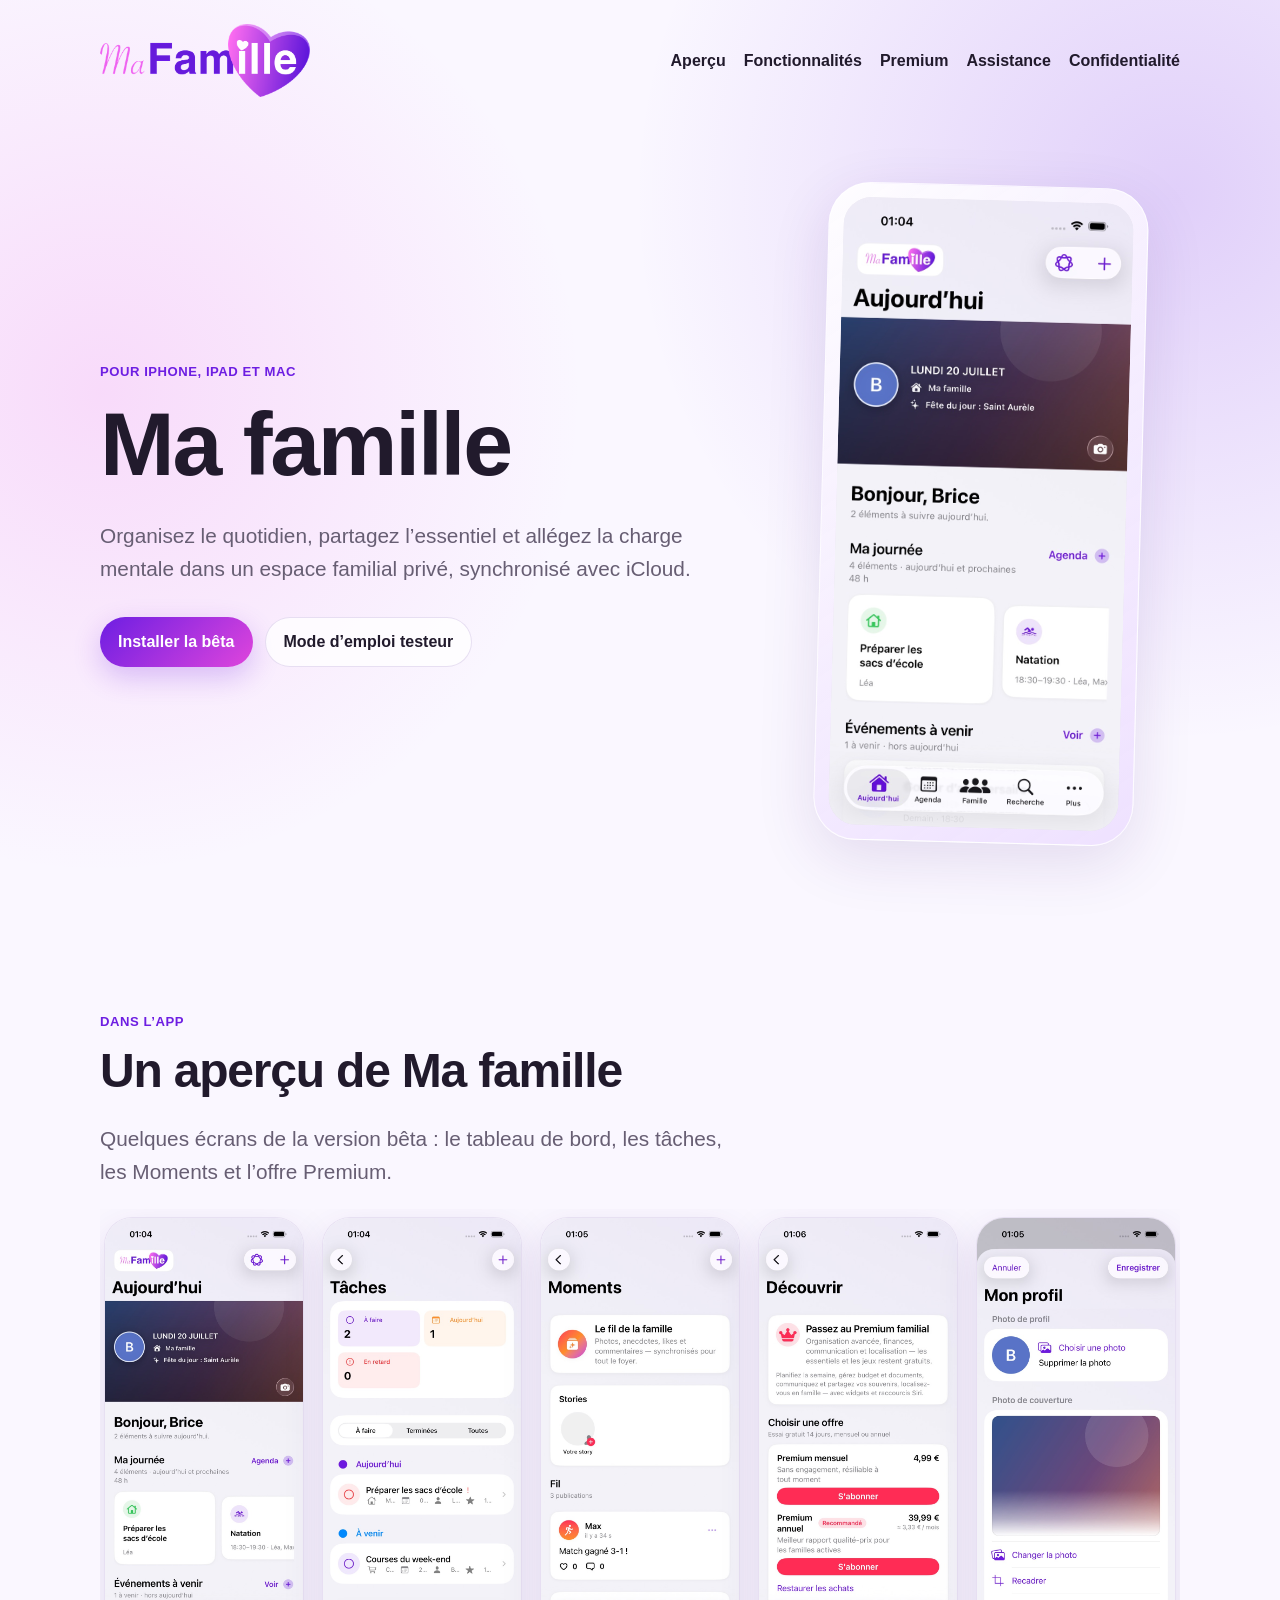
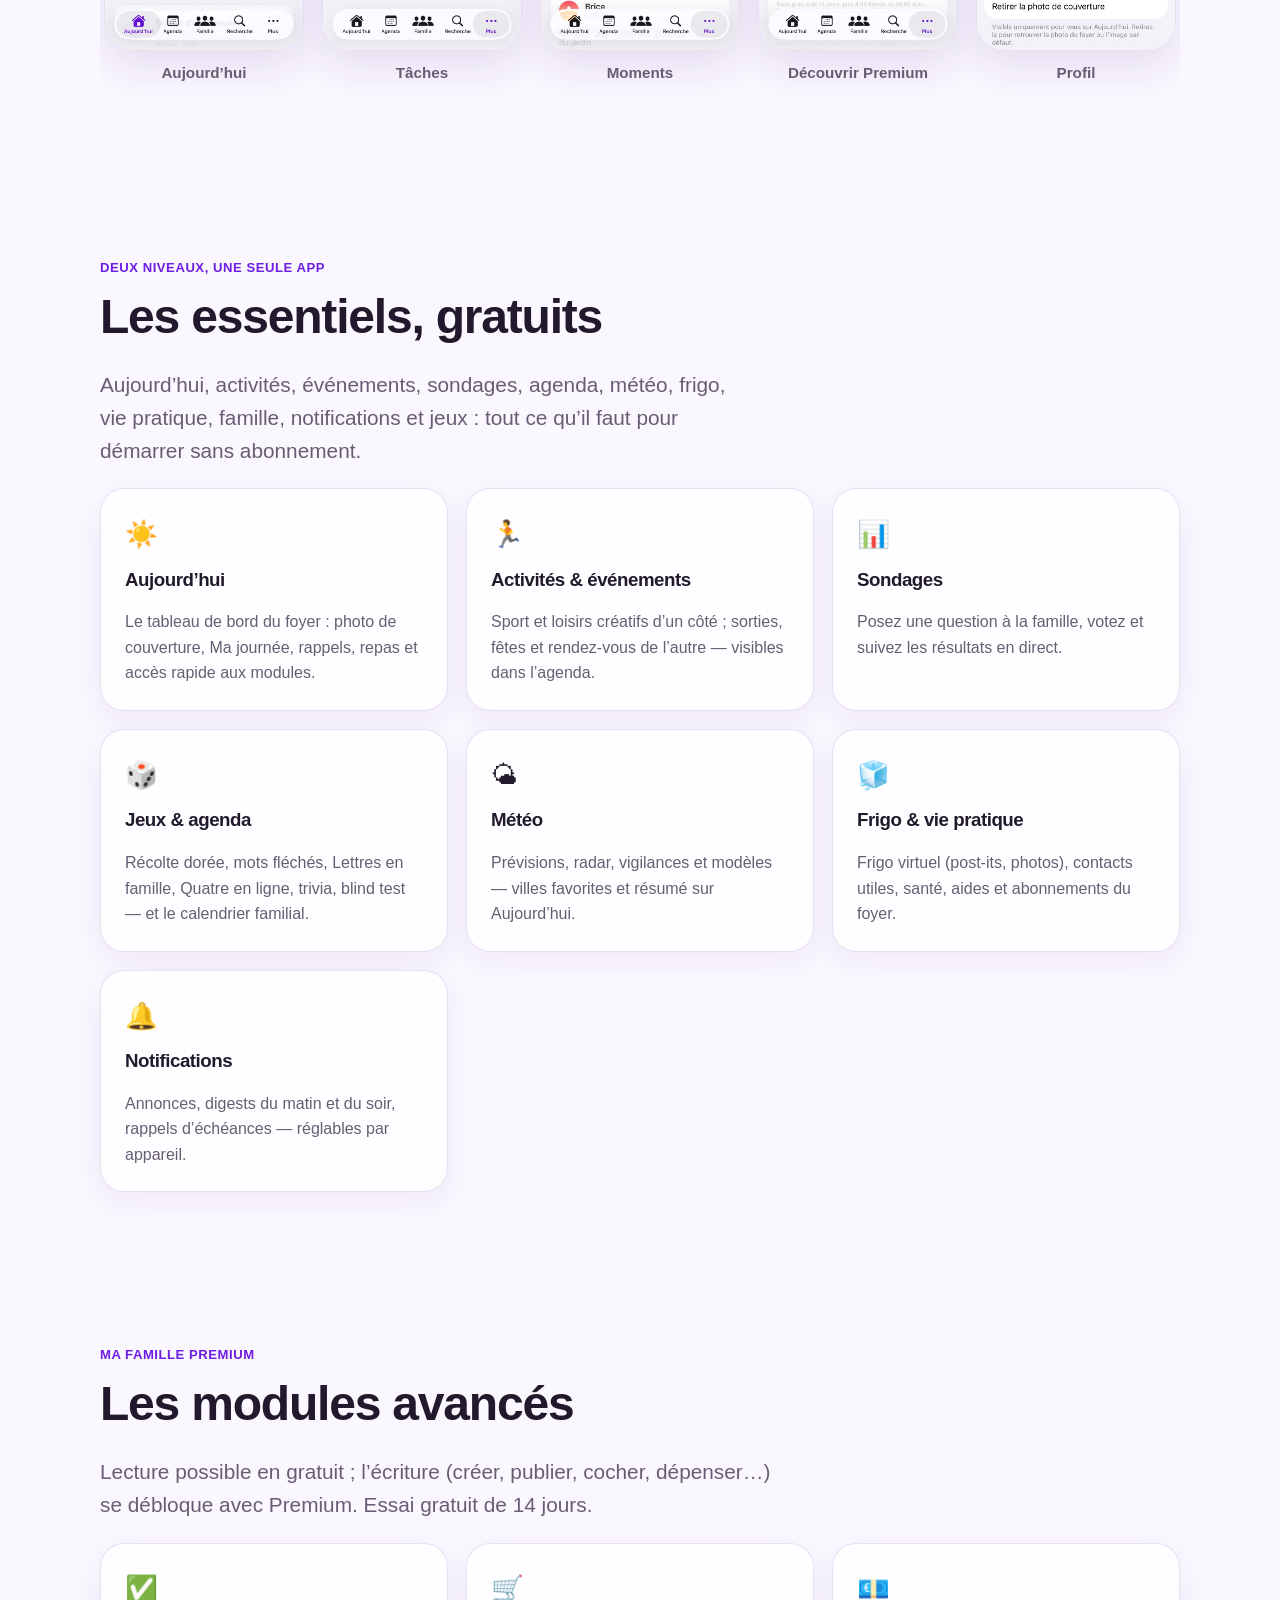
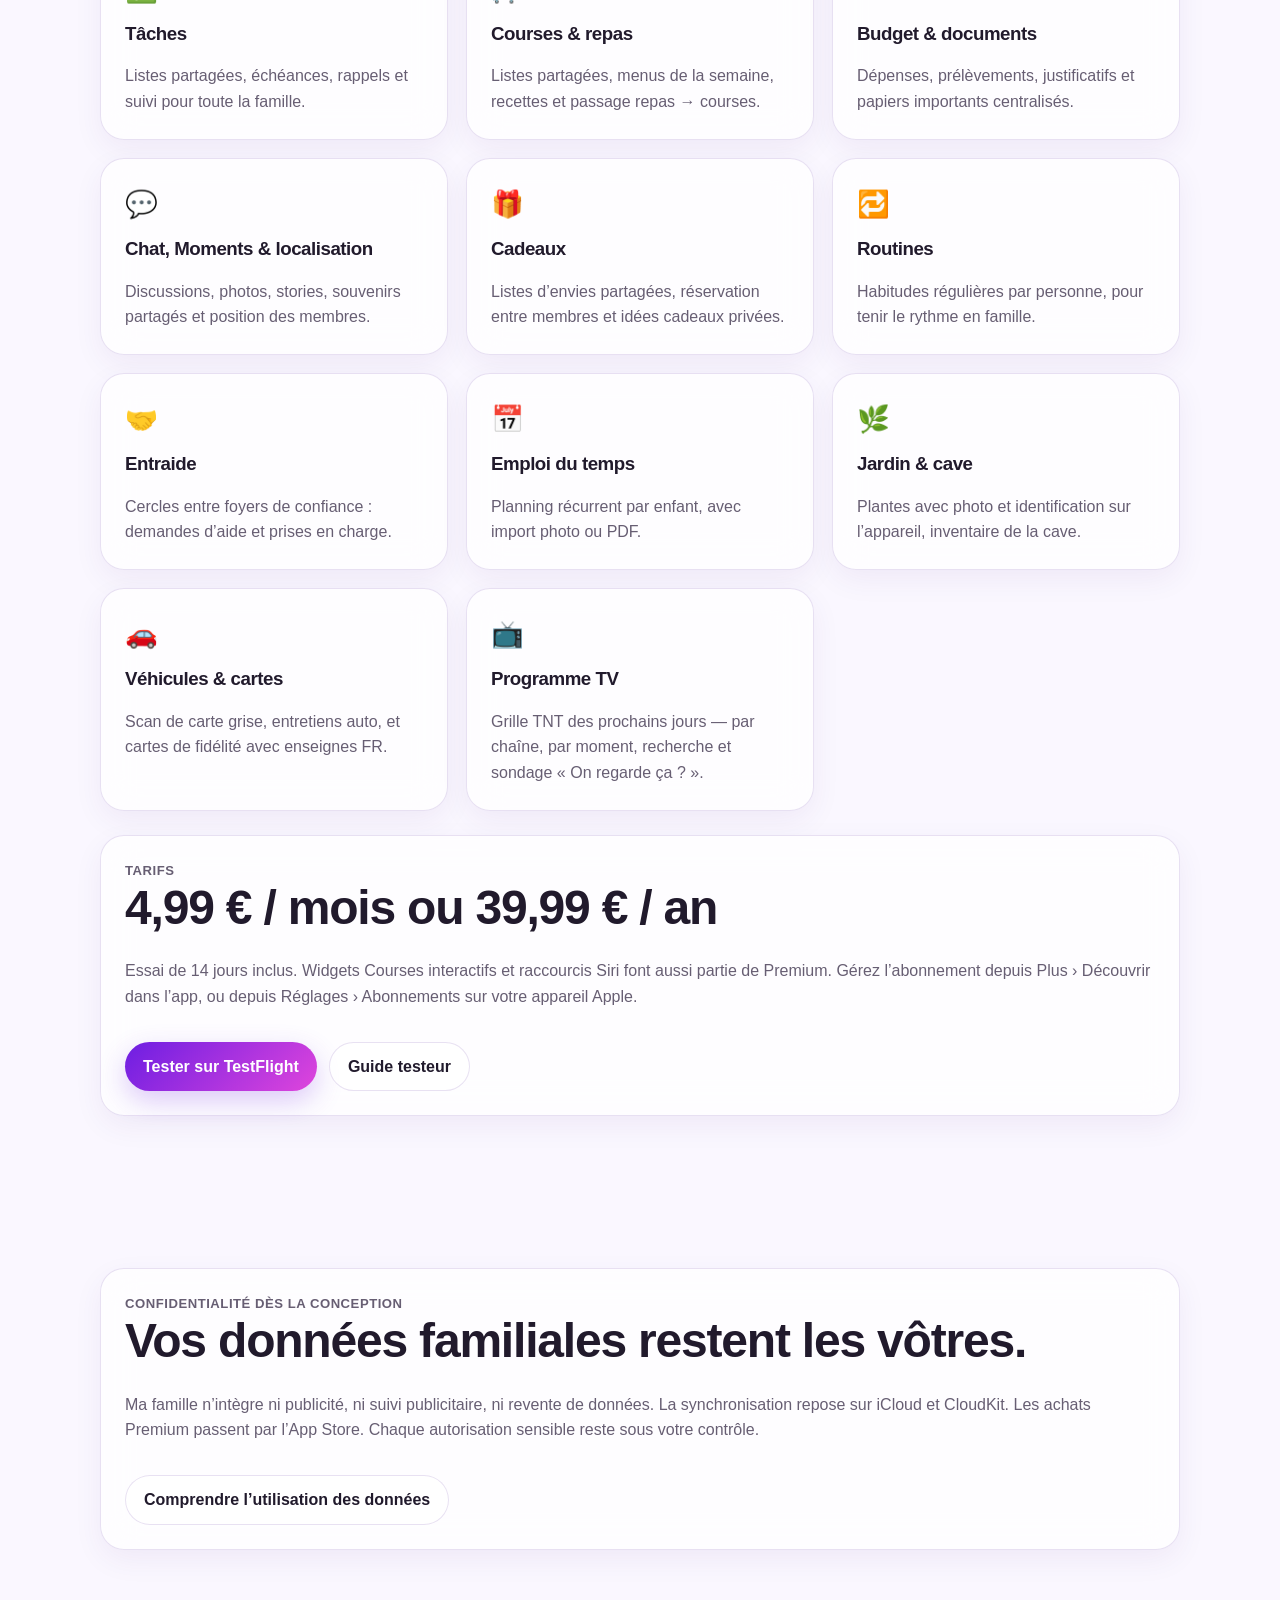
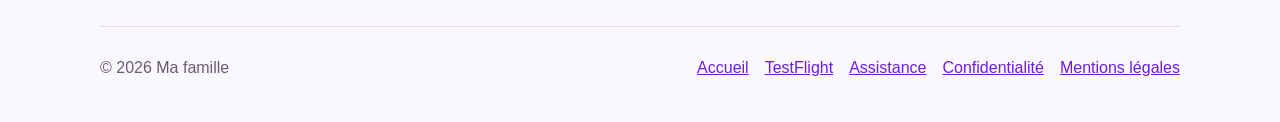
<file: famille-app/index.html>
<!doctype html>
<html lang="fr">
<head>
  <meta charset="utf-8">
  <meta name="viewport" content="width=device-width, initial-scale=1">
  <meta name="description" content="Ma famille organise le quotidien familial sur iPhone, iPad et Mac : essentiels gratuits, modules Premium, synchronisation iCloud privée.">
  <meta name="theme-color" content="#6d1ee2">
  <title>Ma famille — L’organisation familiale, simplement</title>
  <link rel="stylesheet" href="styles.css">
  <link rel="icon" href="assets/app-icon.png" type="image/png">
</head>
<body>
  <div class="shell">
    <header>
      <a class="brand" href="./" aria-label="Accueil Ma famille">
        <picture>
          <source srcset="assets/logo-dark.png" media="(prefers-color-scheme: dark)">
          <img src="assets/logo-light.png" alt="Ma famille" width="180" height="62">
        </picture>
      </a>
      <nav aria-label="Navigation principale">
        <a href="#apercu" aria-current="page">Aperçu</a>
        <a href="#fonctionnalites">Fonctionnalités</a>
        <a href="#premium">Premium</a>
        <a href="assistance.html">Assistance</a>
        <a href="confidentialite.html">Confidentialité</a>
      </nav>
    </header>

    <main>
      <section class="hero">
        <div>
          <p class="eyebrow">Pour iPhone, iPad et Mac</p>
          <h1>Ma famille</h1>
          <p class="lead">Organisez le quotidien, partagez l’essentiel et allégez la charge mentale dans un espace familial privé, synchronisé avec iCloud.</p>
          <div class="actions">
            <a class="button" href="https://testflight.apple.com/join/CaNvPM8x">Installer la bêta</a>
            <a class="button secondary" href="assistance.html">Mode d’emploi testeur</a>
          </div>
        </div>
        <div class="phone phone-shot" aria-label="Aperçu de l’écran Aujourd’hui">
          <img
            class="phone-screen"
            src="assets/screenshots/aujourdhui.jpg"
            alt="Écran Aujourd’hui de Ma famille : tableau de bord du foyer"
            width="390"
            height="844"
            loading="eager"
          >
        </div>
      </section>

      <section class="section" id="apercu">
        <p class="eyebrow">Dans l’app</p>
        <h2>Un aperçu de Ma famille</h2>
        <p class="lead" style="margin-top:0;max-width:40rem">Quelques écrans de la version bêta : le tableau de bord, les tâches, les Moments et l’offre Premium.</p>
        <div class="shots" role="list">
          <figure class="shot" role="listitem">
            <img src="assets/screenshots/aujourdhui.jpg" alt="Tableau de bord Aujourd’hui" width="390" height="844" loading="lazy">
            <figcaption>Aujourd’hui</figcaption>
          </figure>
          <figure class="shot" role="listitem">
            <img src="assets/screenshots/taches.jpg" alt="Liste des tâches familiales" width="390" height="844" loading="lazy">
            <figcaption>Tâches</figcaption>
          </figure>
          <figure class="shot" role="listitem">
            <img src="assets/screenshots/moments.jpg" alt="Module Moments partagés" width="390" height="844" loading="lazy">
            <figcaption>Moments</figcaption>
          </figure>
          <figure class="shot" role="listitem">
            <img src="assets/screenshots/decouvrir.jpg" alt="Page Découvrir Premium avec offres" width="390" height="844" loading="lazy">
            <figcaption>Découvrir Premium</figcaption>
          </figure>
          <figure class="shot" role="listitem">
            <img src="assets/screenshots/profil.jpg" alt="Édition du profil membre" width="390" height="844" loading="lazy">
            <figcaption>Profil</figcaption>
          </figure>
        </div>
      </section>

      <section class="section" id="fonctionnalites">
        <p class="eyebrow">Deux niveaux, une seule app</p>
        <h2>Les essentiels, gratuits</h2>
        <p class="lead" style="margin-top:0;max-width:40rem">Aujourd’hui, activités, événements, sondages, agenda, météo, frigo, vie pratique, famille, notifications et jeux : tout ce qu’il faut pour démarrer sans abonnement.</p>
        <div class="grid">
          <article class="card"><span class="icon">☀️</span><h3>Aujourd’hui</h3><p>Le tableau de bord du foyer : photo de couverture, Ma journée, rappels, repas et accès rapide aux modules.</p></article>
          <article class="card"><span class="icon">🏃</span><h3>Activités &amp; événements</h3><p>Sport et loisirs créatifs d’un côté ; sorties, fêtes et rendez-vous de l’autre — visibles dans l’agenda.</p></article>
          <article class="card"><span class="icon">📊</span><h3>Sondages</h3><p>Posez une question à la famille, votez et suivez les résultats en direct.</p></article>
          <article class="card"><span class="icon">🎲</span><h3>Jeux &amp; agenda</h3><p>Récolte dorée, mots fléchés, Lettres en famille, Quatre en ligne, trivia, blind test — et le calendrier familial.</p></article>
          <article class="card"><span class="icon">🌤</span><h3>Météo</h3><p>Prévisions, radar, vigilances et modèles — villes favorites et résumé sur Aujourd’hui.</p></article>
          <article class="card"><span class="icon">🧊</span><h3>Frigo &amp; vie pratique</h3><p>Frigo virtuel (post-its, photos), contacts utiles, santé, aides et abonnements du foyer.</p></article>
          <article class="card"><span class="icon">🔔</span><h3>Notifications</h3><p>Annonces, digests du matin et du soir, rappels d’échéances — réglables par appareil.</p></article>
        </div>
      </section>

      <section class="section" id="premium">
        <p class="eyebrow">Ma famille Premium</p>
        <h2>Les modules avancés</h2>
        <p class="lead" style="margin-top:0;max-width:42rem">Lecture possible en gratuit ; l’écriture (créer, publier, cocher, dépenser…) se débloque avec Premium. Essai gratuit de 14 jours.</p>
        <div class="grid">
          <article class="card"><span class="icon">✅</span><h3>Tâches</h3><p>Listes partagées, échéances, rappels et suivi pour toute la famille.</p></article>
          <article class="card"><span class="icon">🛒</span><h3>Courses &amp; repas</h3><p>Listes partagées, menus de la semaine, recettes et passage repas → courses.</p></article>
          <article class="card"><span class="icon">💶</span><h3>Budget &amp; documents</h3><p>Dépenses, prélèvements, justificatifs et papiers importants centralisés.</p></article>
          <article class="card"><span class="icon">💬</span><h3>Chat, Moments &amp; localisation</h3><p>Discussions, photos, stories, souvenirs partagés et position des membres.</p></article>
          <article class="card"><span class="icon">🎁</span><h3>Cadeaux</h3><p>Listes d’envies partagées, réservation entre membres et idées cadeaux privées.</p></article>
          <article class="card"><span class="icon">🔁</span><h3>Routines</h3><p>Habitudes régulières par personne, pour tenir le rythme en famille.</p></article>
          <article class="card"><span class="icon">🤝</span><h3>Entraide</h3><p>Cercles entre foyers de confiance : demandes d’aide et prises en charge.</p></article>
          <article class="card"><span class="icon">📅</span><h3>Emploi du temps</h3><p>Planning récurrent par enfant, avec import photo ou PDF.</p></article>
          <article class="card"><span class="icon">🌿</span><h3>Jardin &amp; cave</h3><p>Plantes avec photo et identification sur l’appareil, inventaire de la cave.</p></article>
          <article class="card"><span class="icon">🚗</span><h3>Véhicules &amp; cartes</h3><p>Scan de carte grise, entretiens auto, et cartes de fidélité avec enseignes FR.</p></article>
          <article class="card"><span class="icon">📺</span><h3>Programme TV</h3><p>Grille TNT des prochains jours — par chaîne, par moment, recherche et sondage « On regarde ça ? ».</p></article>
        </div>
        <div class="card" style="margin-top:1.5rem">
          <p class="eyebrow">Tarifs</p>
          <h2>4,99&nbsp;€ / mois ou 39,99&nbsp;€ / an</h2>
          <p>Essai de 14 jours inclus. Widgets Courses interactifs et raccourcis Siri font aussi partie de Premium. Gérez l’abonnement depuis Plus › Découvrir dans l’app, ou depuis Réglages › Abonnements sur votre appareil Apple.</p>
          <div class="actions">
            <a class="button" href="https://testflight.apple.com/join/CaNvPM8x">Tester sur TestFlight</a>
            <a class="button secondary" href="assistance.html">Guide testeur</a>
          </div>
        </div>
      </section>

      <section class="section">
        <div class="card">
          <p class="eyebrow">Confidentialité dès la conception</p>
          <h2>Vos données familiales restent les vôtres.</h2>
          <p>Ma famille n’intègre ni publicité, ni suivi publicitaire, ni revente de données. La synchronisation repose sur iCloud et CloudKit. Les achats Premium passent par l’App Store. Chaque autorisation sensible reste sous votre contrôle.</p>
          <div class="actions"><a class="button secondary" href="confidentialite.html">Comprendre l’utilisation des données</a></div>
        </div>
      </section>
    </main>

    <footer>
      <div class="footer-row">
        <span>© 2026 Ma famille</span>
        <div class="footer-links">
          <a href="./">Accueil</a>
          <a href="https://testflight.apple.com/join/CaNvPM8x">TestFlight</a>
          <a href="assistance.html">Assistance</a>
          <a href="confidentialite.html">Confidentialité</a>
          <a href="mentions-legales.html">Mentions légales</a>
        </div>
      </div>
    </footer>
  </div>
</body>
</html>
</file>
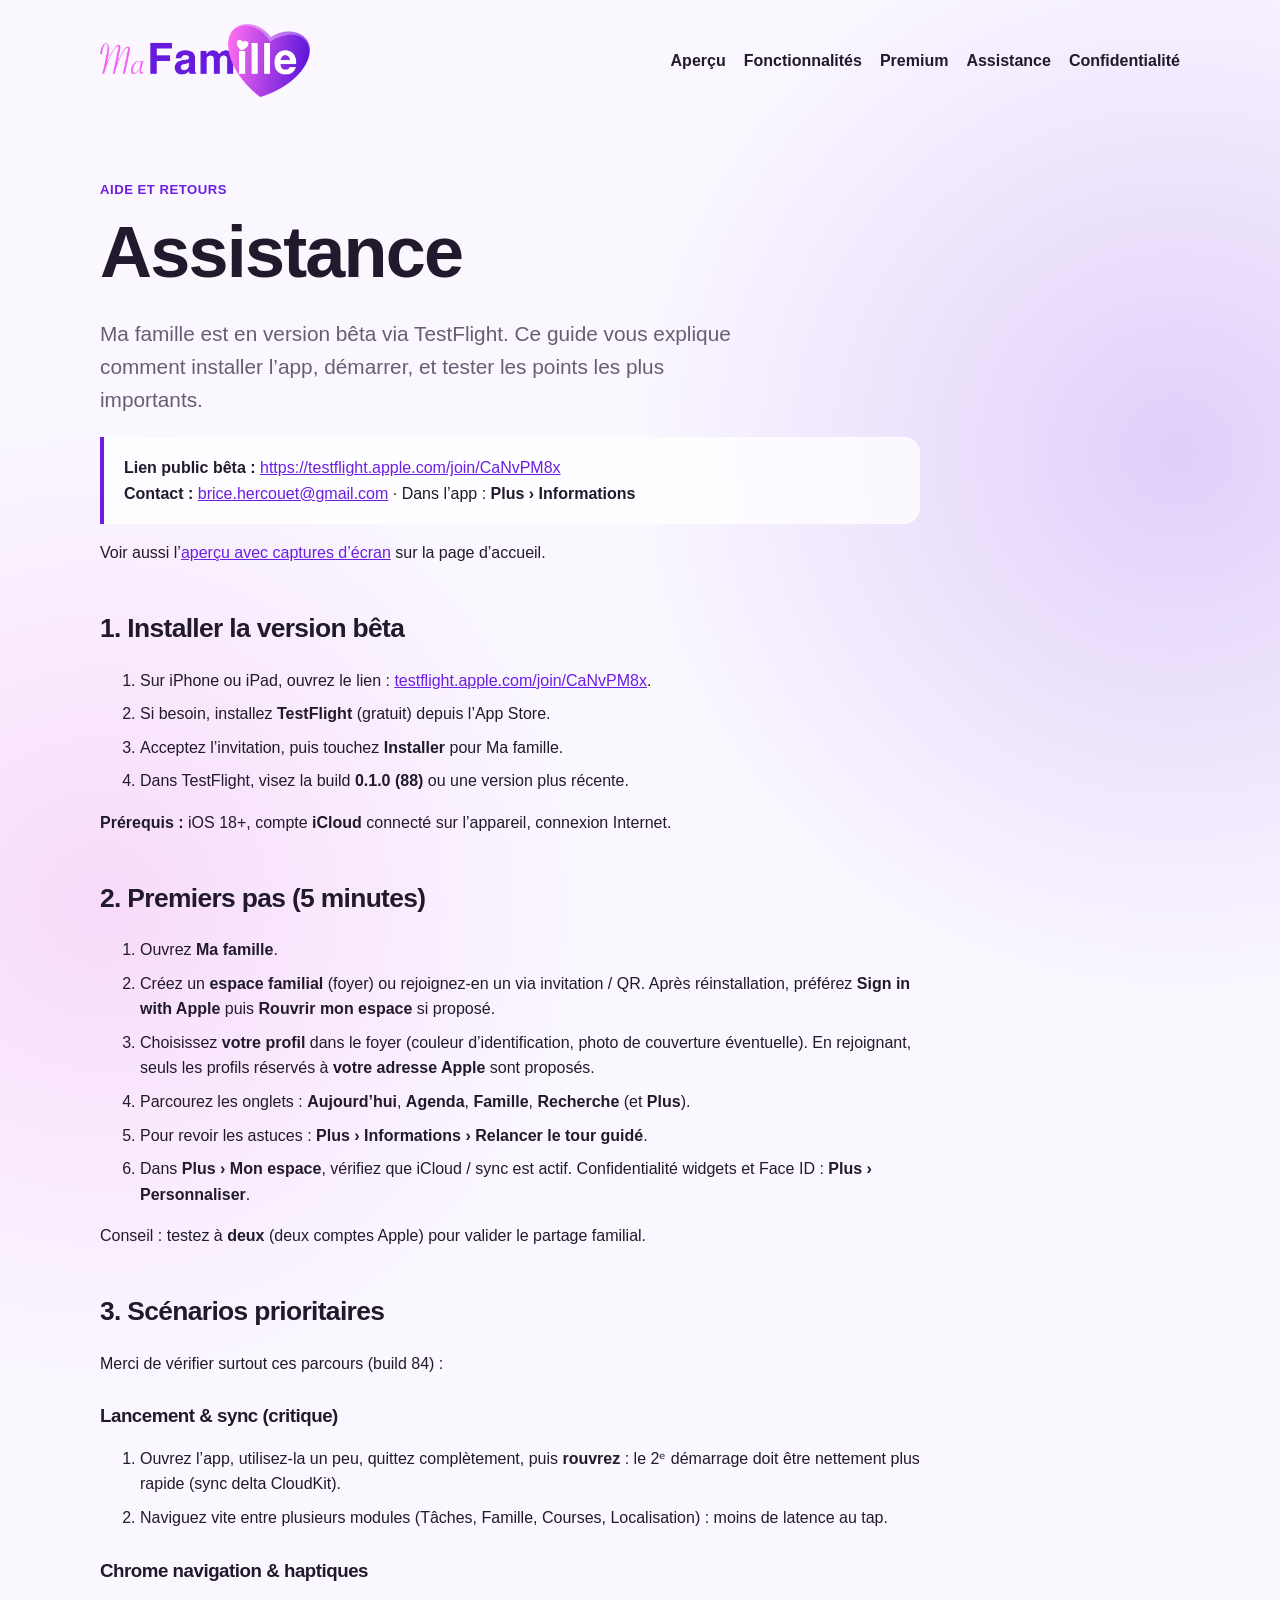
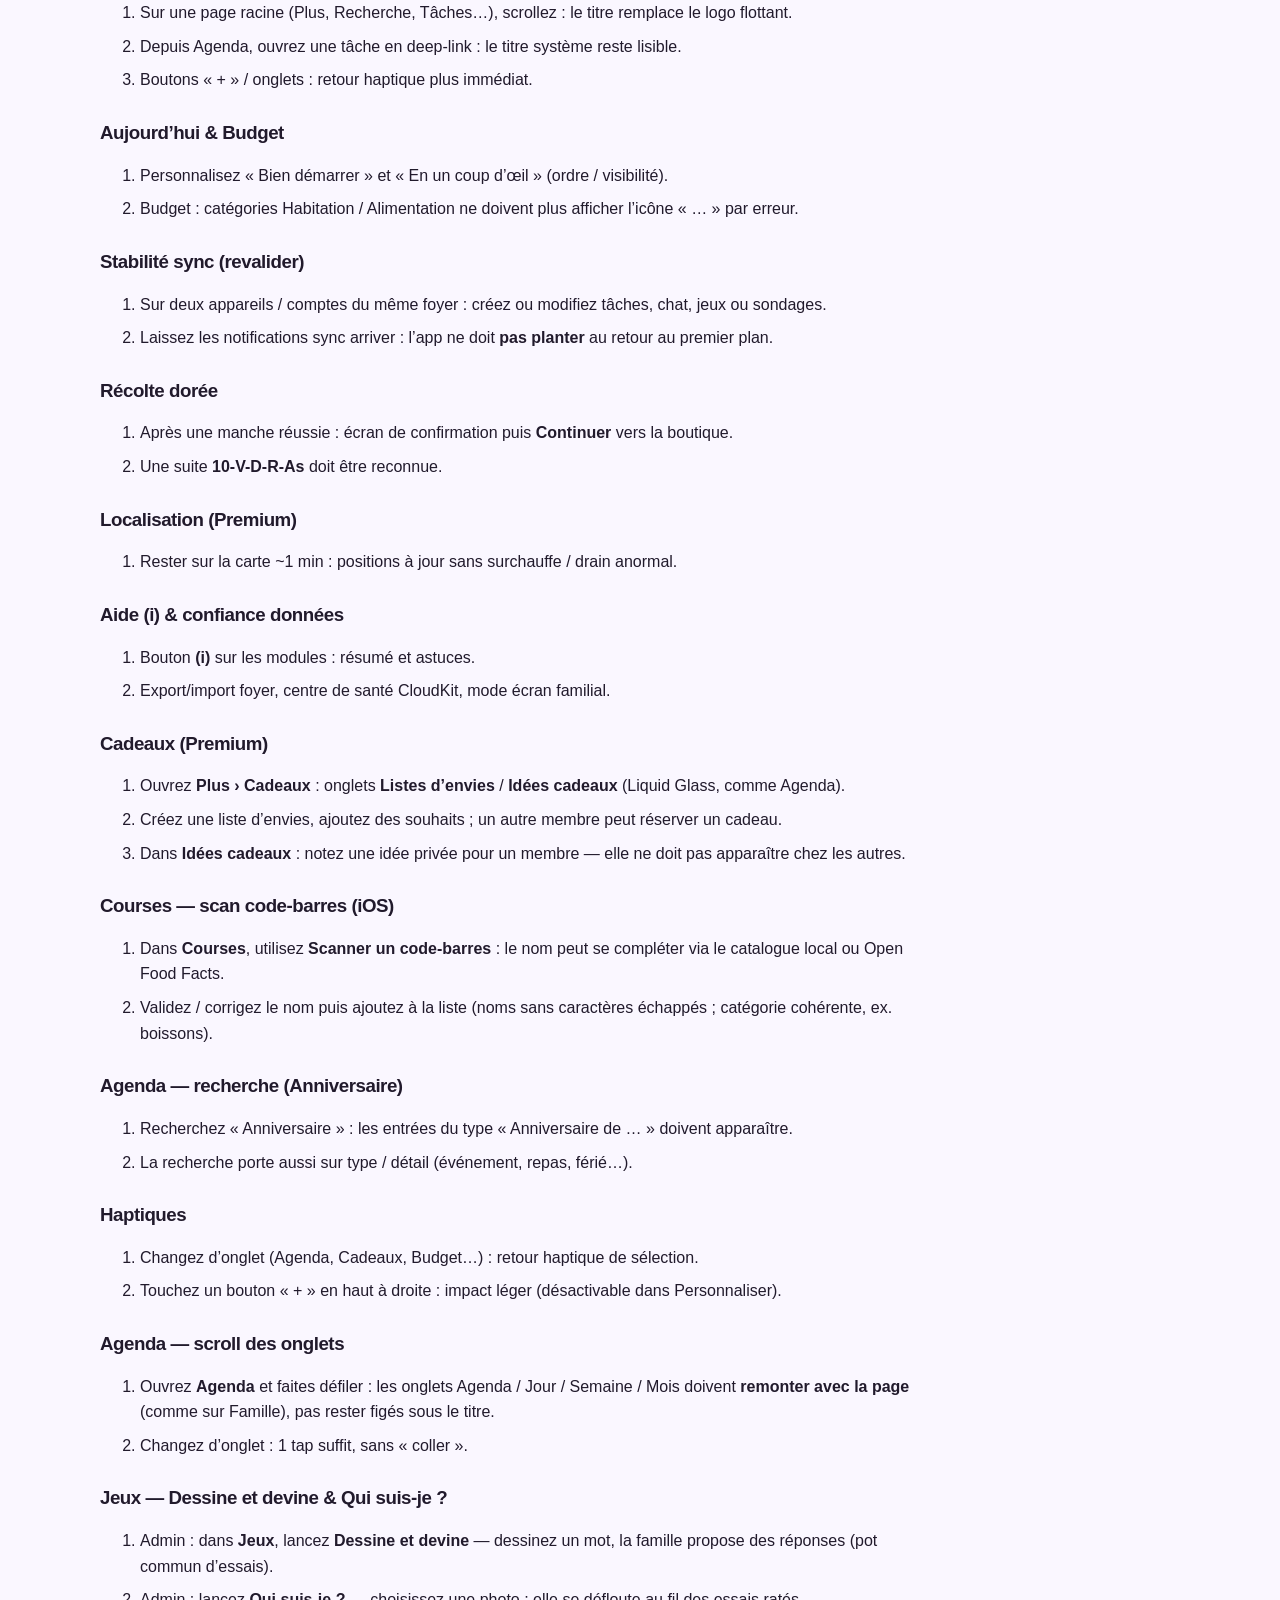
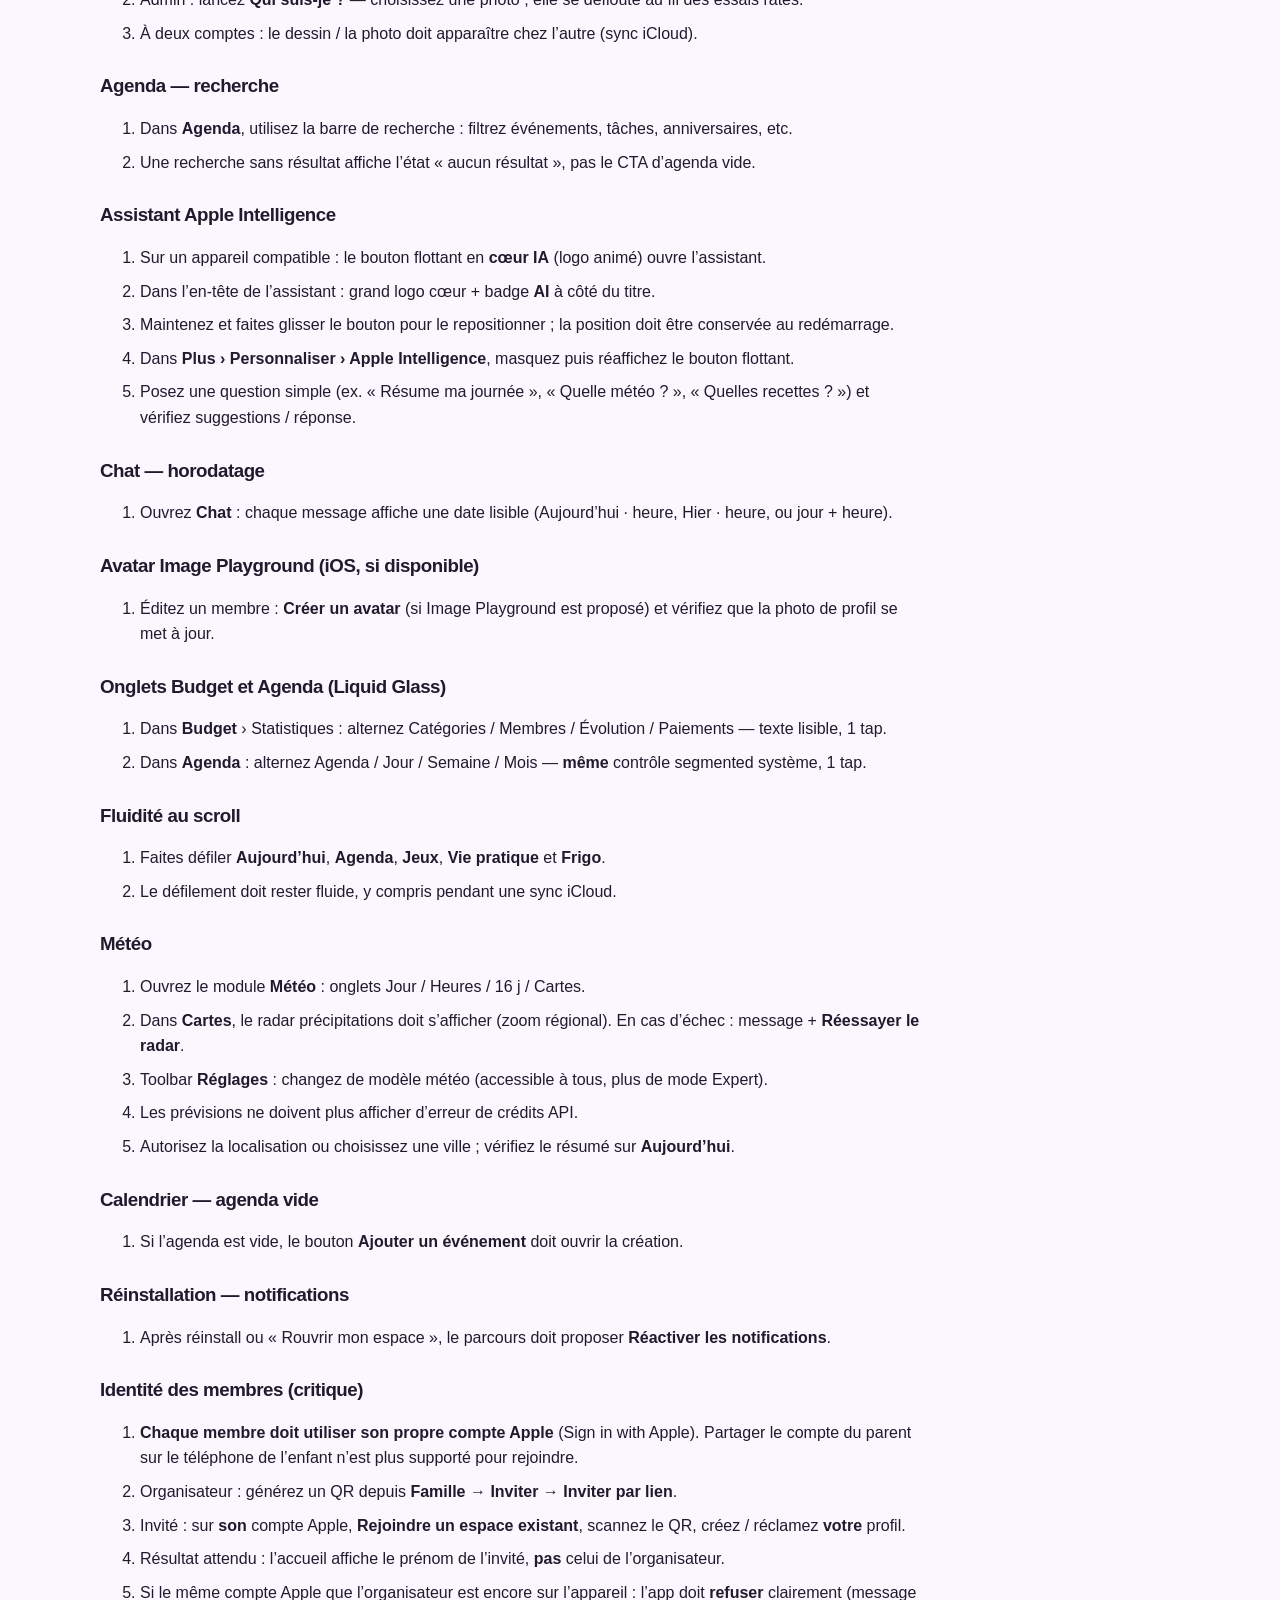
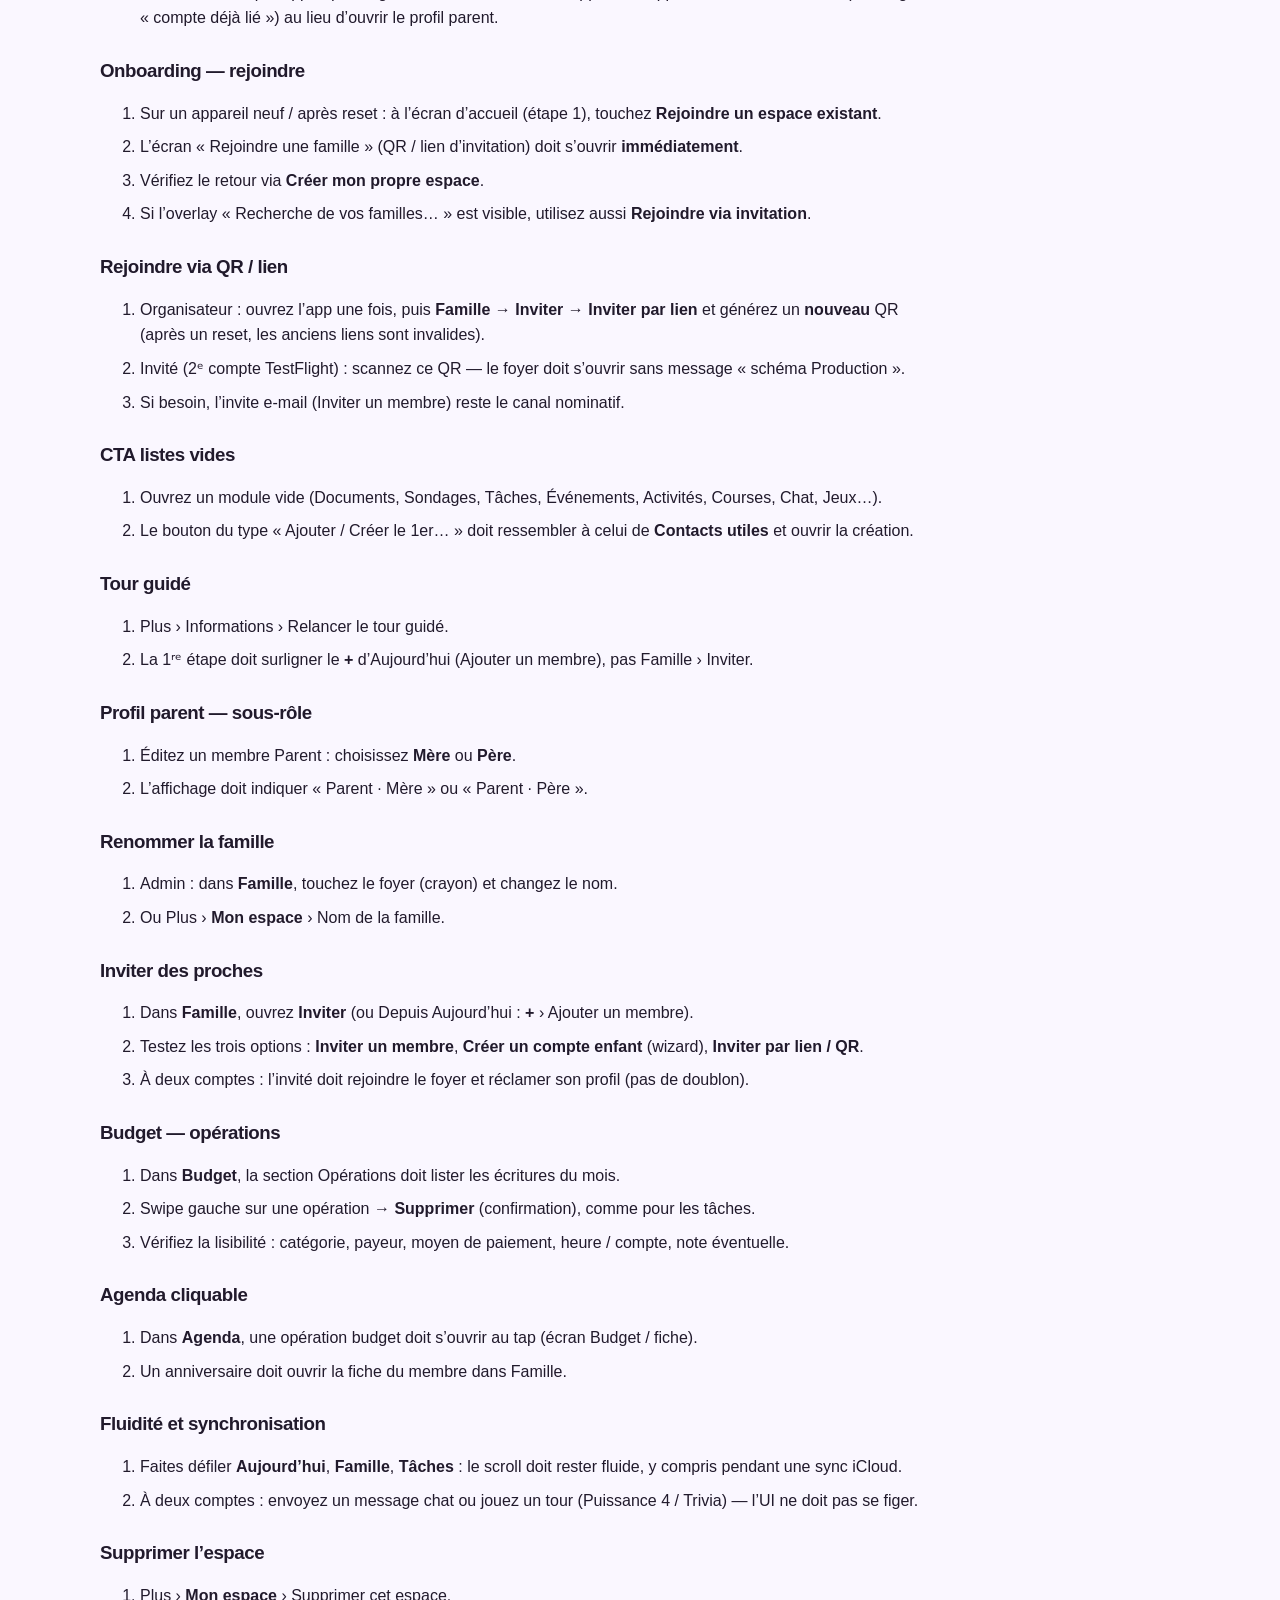
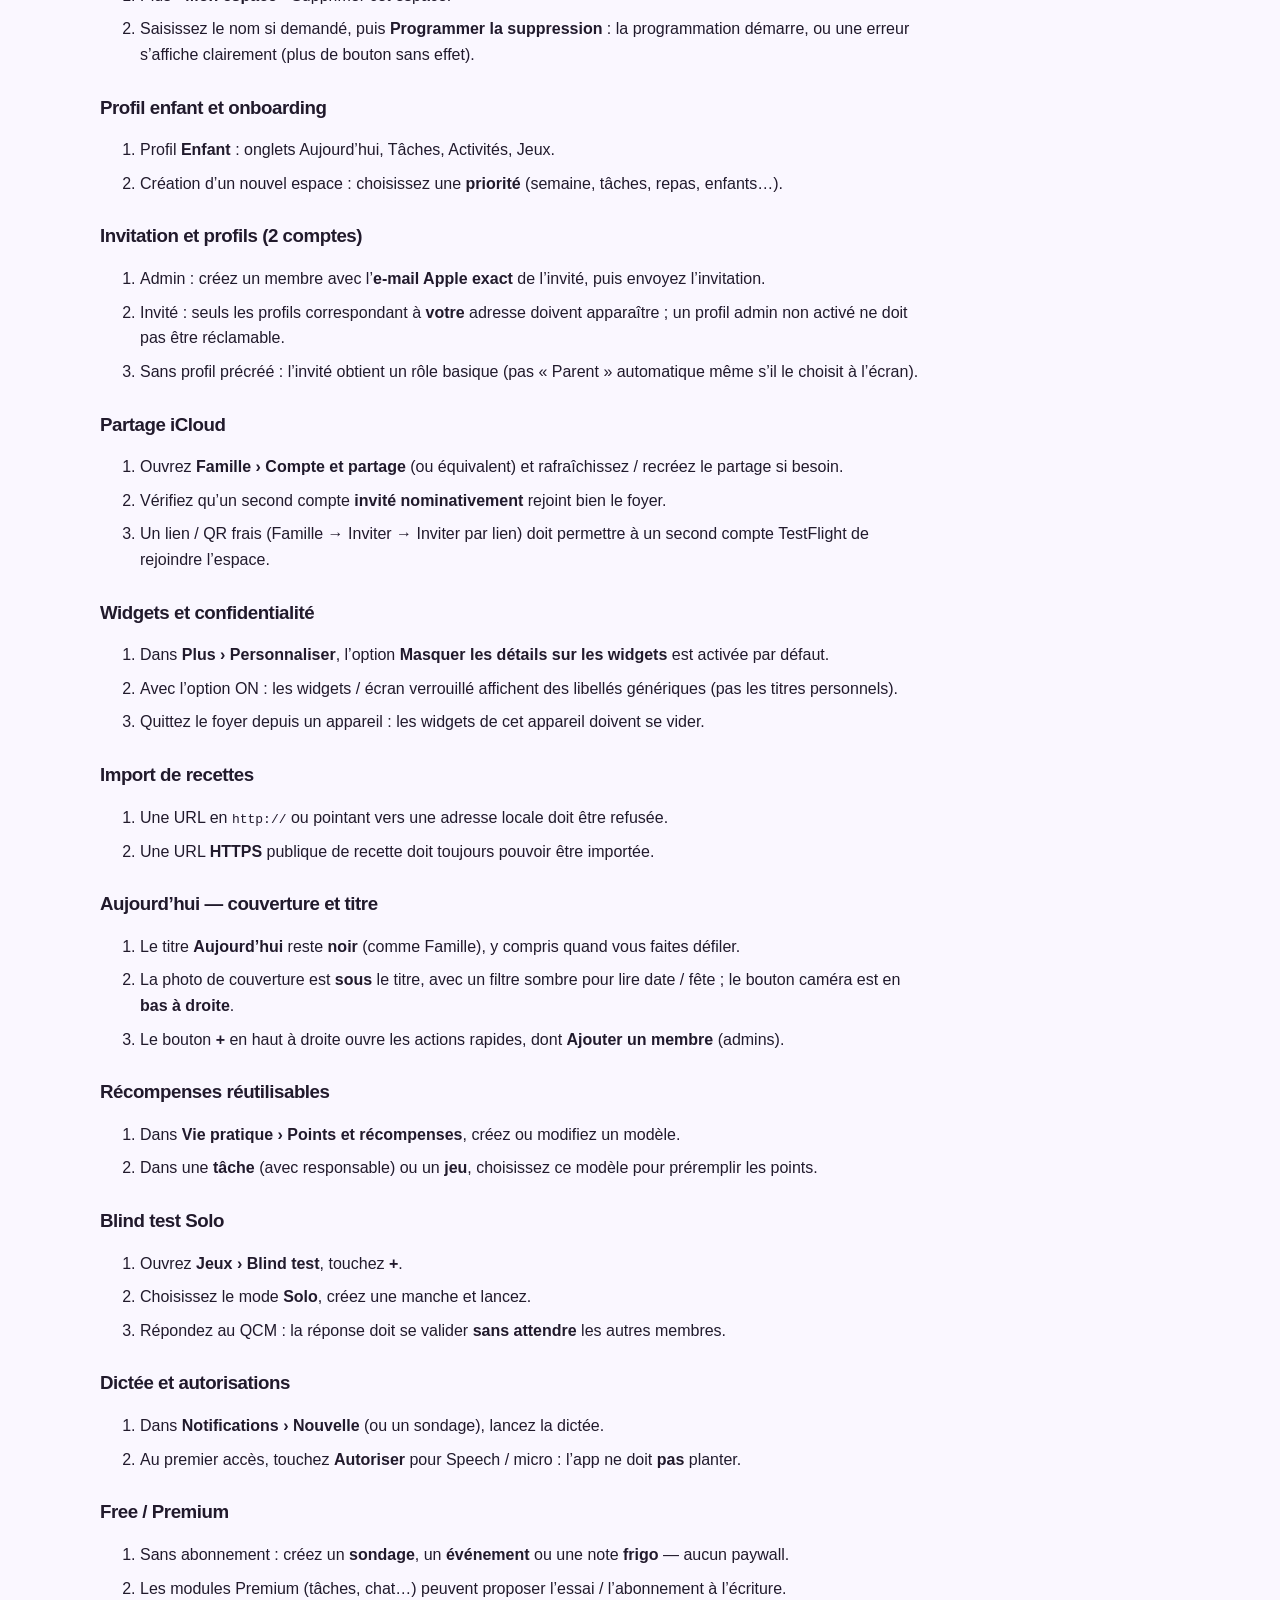
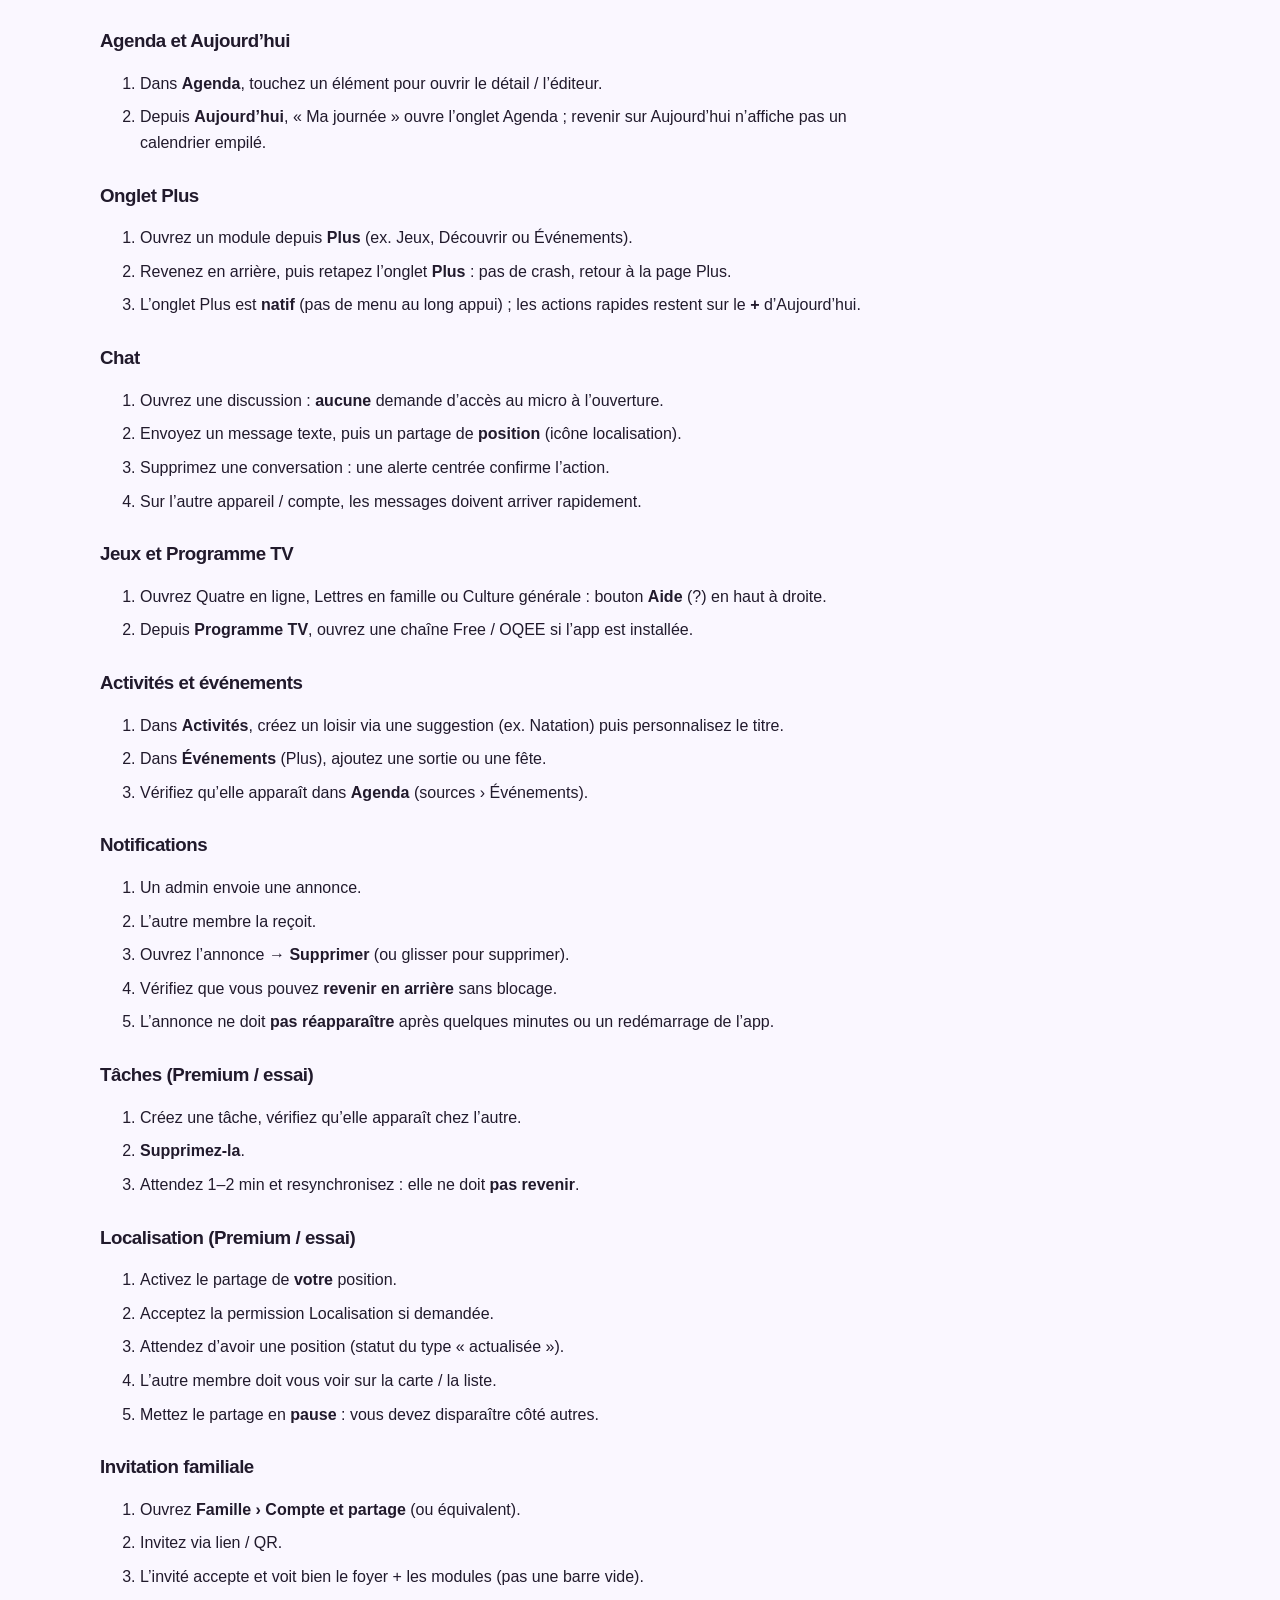
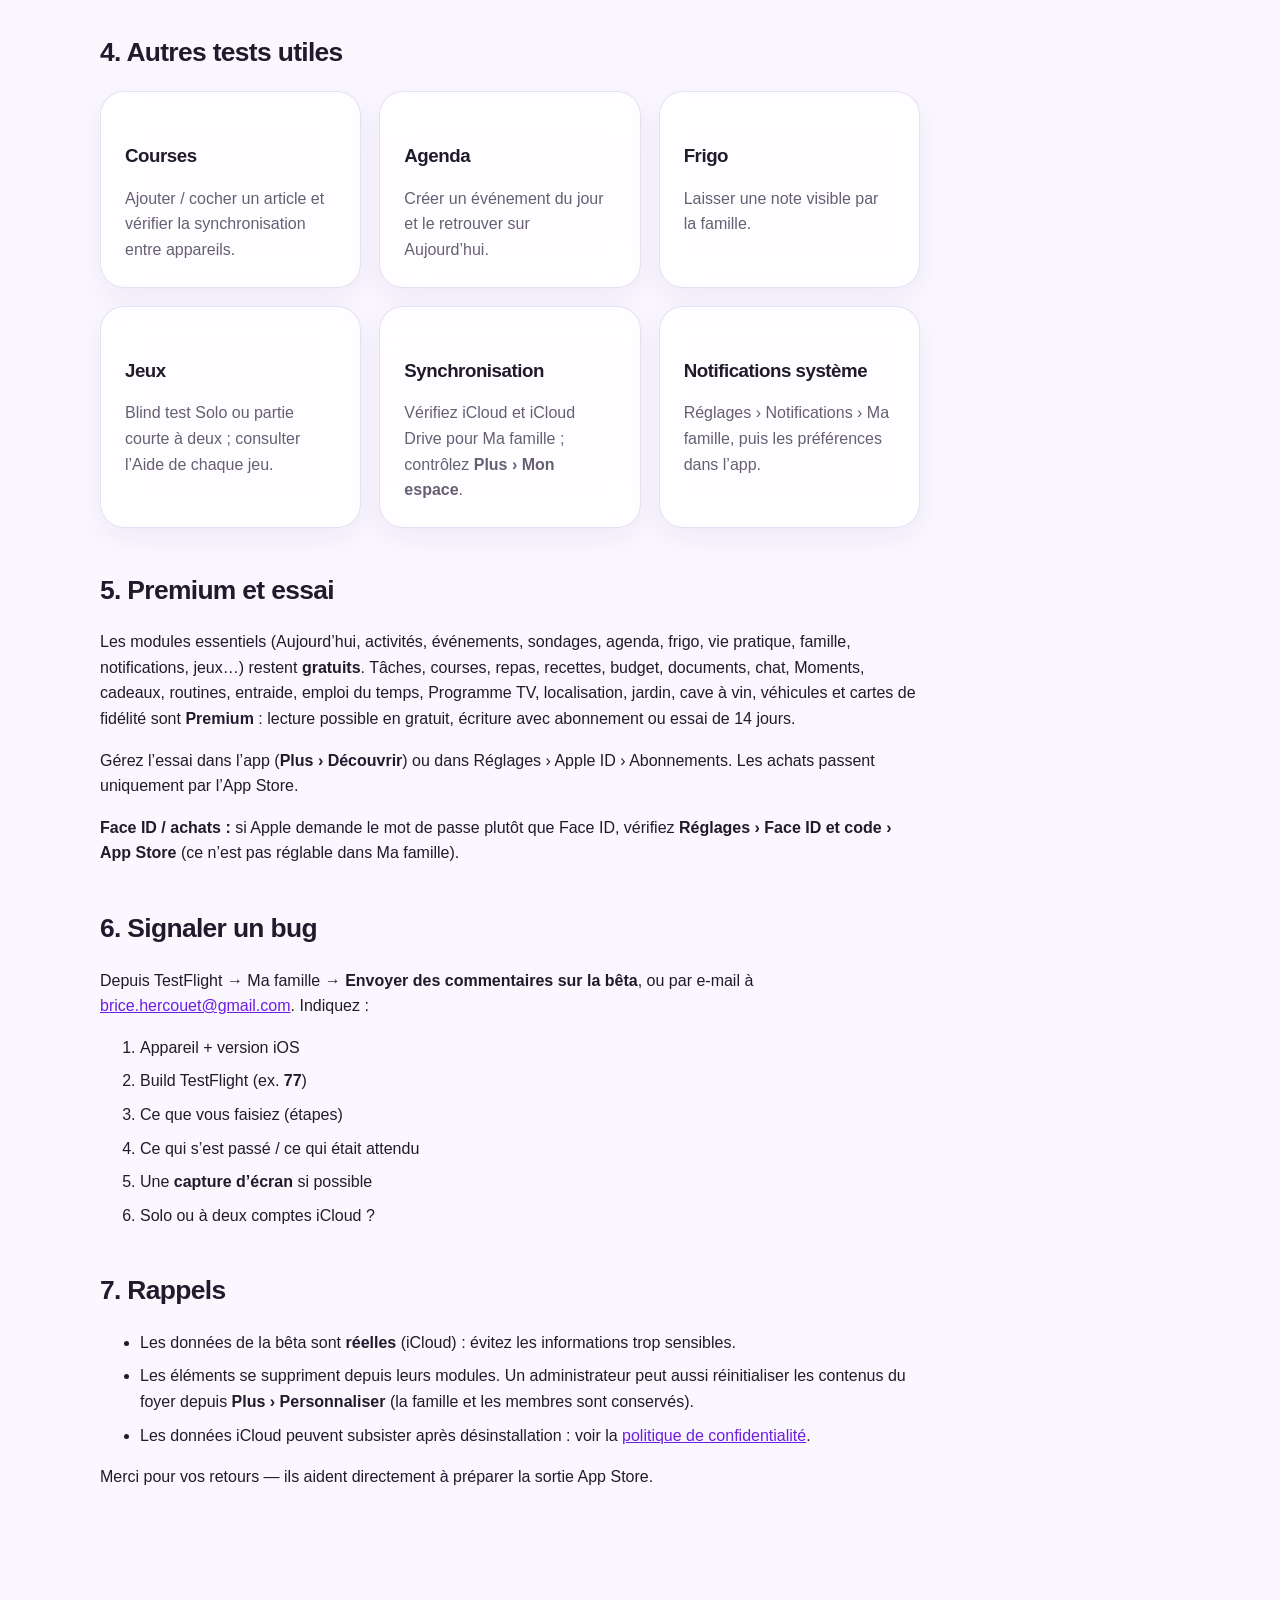
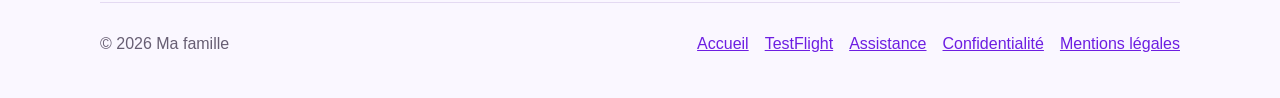
<file: famille-app/assistance.html>
<!doctype html>
<html lang="fr">
<head>
  <meta charset="utf-8">
  <meta name="viewport" content="width=device-width, initial-scale=1">
  <meta name="description" content="Assistance, mode d’emploi TestFlight et aide pour l’application Ma famille.">
  <title>Assistance — Ma famille</title>
  <link rel="stylesheet" href="styles.css">
  <link rel="icon" href="assets/app-icon.png" type="image/png">
</head>
<body>
  <div class="shell">
    <header>
      <a class="brand" href="./" aria-label="Accueil Ma famille">
        <picture>
          <source srcset="assets/logo-dark.png" media="(prefers-color-scheme: dark)">
          <img src="assets/logo-light.png" alt="Ma famille" width="180" height="62">
        </picture>
      </a>
      <nav aria-label="Navigation principale">
        <a href="./#apercu">Aperçu</a>
        <a href="./#fonctionnalites">Fonctionnalités</a>
        <a href="./#premium">Premium</a>
        <a href="assistance.html" aria-current="page">Assistance</a>
        <a href="confidentialite.html">Confidentialité</a>
      </nav>
    </header>
    <main class="page">
      <p class="eyebrow">Aide et retours</p>
      <h1>Assistance</h1>
      <p class="lead">Ma famille est en version bêta via TestFlight. Ce guide vous explique comment installer l’app, démarrer, et tester les points les plus importants.</p>
      <p class="notice"><strong>Lien public bêta :</strong> <a href="https://testflight.apple.com/join/CaNvPM8x">https://testflight.apple.com/join/CaNvPM8x</a><br>
      <strong>Contact :</strong> <a href="mailto:brice.hercouet@gmail.com">brice.hercouet@gmail.com</a> · Dans l’app : <strong>Plus › Informations</strong></p>
      <p>Voir aussi l’<a href="./#apercu">aperçu avec captures d’écran</a> sur la page d’accueil.</p>

      <h2>1. Installer la version bêta</h2>
      <ol>
        <li>Sur iPhone ou iPad, ouvrez le lien : <a href="https://testflight.apple.com/join/CaNvPM8x">testflight.apple.com/join/CaNvPM8x</a>.</li>
        <li>Si besoin, installez <strong>TestFlight</strong> (gratuit) depuis l’App Store.</li>
        <li>Acceptez l’invitation, puis touchez <strong>Installer</strong> pour Ma famille.</li>
        <li>Dans TestFlight, visez la build <strong>0.1.0 (88)</strong> ou une version plus récente.</li>
      </ol>
      <p><strong>Prérequis :</strong> iOS&nbsp;18+, compte <strong>iCloud</strong> connecté sur l’appareil, connexion Internet.</p>

      <h2>2. Premiers pas (5&nbsp;minutes)</h2>
      <ol>
        <li>Ouvrez <strong>Ma famille</strong>.</li>
        <li>Créez un <strong>espace familial</strong> (foyer) ou rejoignez-en un via invitation / QR. Après réinstallation, préférez <strong>Sign in with Apple</strong> puis <strong>Rouvrir mon espace</strong> si proposé.</li>
        <li>Choisissez <strong>votre profil</strong> dans le foyer (couleur d’identification, photo de couverture éventuelle). En rejoignant, seuls les profils réservés à <strong>votre adresse Apple</strong> sont proposés.</li>
        <li>Parcourez les onglets : <strong>Aujourd’hui</strong>, <strong>Agenda</strong>, <strong>Famille</strong>, <strong>Recherche</strong> (et <strong>Plus</strong>).</li>
        <li>Pour revoir les astuces : <strong>Plus › Informations › Relancer le tour guidé</strong>.</li>
        <li>Dans <strong>Plus › Mon espace</strong>, vérifiez que iCloud / sync est actif. Confidentialité widgets et Face ID : <strong>Plus › Personnaliser</strong>.</li>
      </ol>
      <p>Conseil : testez à <strong>deux</strong> (deux comptes Apple) pour valider le partage familial.</p>

      <h2>3. Scénarios prioritaires</h2>
      <p>Merci de vérifier surtout ces parcours (build&nbsp;84)&nbsp;:</p>

      <h3>Lancement &amp; sync (critique)</h3>
      <ol>
        <li>Ouvrez l’app, utilisez-la un peu, quittez complètement, puis <strong>rouvrez</strong> : le 2ᵉ démarrage doit être nettement plus rapide (sync delta CloudKit).</li>
        <li>Naviguez vite entre plusieurs modules (Tâches, Famille, Courses, Localisation) : moins de latence au tap.</li>
      </ol>

      <h3>Chrome navigation &amp; haptiques</h3>
      <ol>
        <li>Sur une page racine (Plus, Recherche, Tâches…), scrollez : le titre remplace le logo flottant.</li>
        <li>Depuis Agenda, ouvrez une tâche en deep-link : le titre système reste lisible.</li>
        <li>Boutons «&nbsp;+&nbsp;» / onglets : retour haptique plus immédiat.</li>
      </ol>

      <h3>Aujourd’hui &amp; Budget</h3>
      <ol>
        <li>Personnalisez « Bien démarrer » et « En un coup d’œil » (ordre / visibilité).</li>
        <li>Budget : catégories Habitation / Alimentation ne doivent plus afficher l’icône « … » par erreur.</li>
      </ol>

      <h3>Stabilité sync (revalider)</h3>
      <ol>
        <li>Sur deux appareils / comptes du même foyer : créez ou modifiez tâches, chat, jeux ou sondages.</li>
        <li>Laissez les notifications sync arriver : l’app ne doit <strong>pas planter</strong> au retour au premier plan.</li>
      </ol>

      <h3>Récolte dorée</h3>
      <ol>
        <li>Après une manche réussie : écran de confirmation puis <strong>Continuer</strong> vers la boutique.</li>
        <li>Une suite <strong>10-V-D-R-As</strong> doit être reconnue.</li>
      </ol>

      <h3>Localisation (Premium)</h3>
      <ol>
        <li>Rester sur la carte ~1&nbsp;min : positions à jour sans surchauffe / drain anormal.</li>
      </ol>

      <h3>Aide (i) &amp; confiance données</h3>
      <ol>
        <li>Bouton <strong>(i)</strong> sur les modules : résumé et astuces.</li>
        <li>Export/import foyer, centre de santé CloudKit, mode écran familial.</li>
      </ol>

      <h3>Cadeaux (Premium)</h3>
      <ol>
        <li>Ouvrez <strong>Plus › Cadeaux</strong> : onglets <strong>Listes d’envies</strong> / <strong>Idées cadeaux</strong> (Liquid Glass, comme Agenda).</li>
        <li>Créez une liste d’envies, ajoutez des souhaits ; un autre membre peut réserver un cadeau.</li>
        <li>Dans <strong>Idées cadeaux</strong> : notez une idée privée pour un membre — elle ne doit pas apparaître chez les autres.</li>
      </ol>

      <h3>Courses — scan code-barres (iOS)</h3>
      <ol>
        <li>Dans <strong>Courses</strong>, utilisez <strong>Scanner un code-barres</strong> : le nom peut se compléter via le catalogue local ou Open Food Facts.</li>
        <li>Validez / corrigez le nom puis ajoutez à la liste (noms sans caractères échappés ; catégorie cohérente, ex. boissons).</li>
      </ol>

      <h3>Agenda — recherche (Anniversaire)</h3>
      <ol>
        <li>Recherchez «&nbsp;Anniversaire&nbsp;» : les entrées du type « Anniversaire de … » doivent apparaître.</li>
        <li>La recherche porte aussi sur type / détail (événement, repas, férié…).</li>
      </ol>

      <h3>Haptiques</h3>
      <ol>
        <li>Changez d’onglet (Agenda, Cadeaux, Budget…) : retour haptique de sélection.</li>
        <li>Touchez un bouton «&nbsp;+&nbsp;» en haut à droite : impact léger (désactivable dans Personnaliser).</li>
      </ol>

      <h3>Agenda — scroll des onglets</h3>
      <ol>
        <li>Ouvrez <strong>Agenda</strong> et faites défiler : les onglets Agenda / Jour / Semaine / Mois doivent <strong>remonter avec la page</strong> (comme sur Famille), pas rester figés sous le titre.</li>
        <li>Changez d’onglet : 1&nbsp;tap suffit, sans « coller ».</li>
      </ol>

      <h3>Jeux — Dessine et devine &amp; Qui suis-je ?</h3>
      <ol>
        <li>Admin : dans <strong>Jeux</strong>, lancez <strong>Dessine et devine</strong> — dessinez un mot, la famille propose des réponses (pot commun d’essais).</li>
        <li>Admin : lancez <strong>Qui suis-je ?</strong> — choisissez une photo ; elle se défloute au fil des essais ratés.</li>
        <li>À deux comptes : le dessin / la photo doit apparaître chez l’autre (sync iCloud).</li>
      </ol>

      <h3>Agenda — recherche</h3>
      <ol>
        <li>Dans <strong>Agenda</strong>, utilisez la barre de recherche : filtrez événements, tâches, anniversaires, etc.</li>
        <li>Une recherche sans résultat affiche l’état « aucun résultat », pas le CTA d’agenda vide.</li>
      </ol>

      <h3>Assistant Apple Intelligence</h3>
      <ol>
        <li>Sur un appareil compatible : le bouton flottant en <strong>cœur IA</strong> (logo animé) ouvre l’assistant.</li>
        <li>Dans l’en-tête de l’assistant : grand logo cœur + badge <strong>AI</strong> à côté du titre.</li>
        <li>Maintenez et faites glisser le bouton pour le repositionner ; la position doit être conservée au redémarrage.</li>
        <li>Dans <strong>Plus › Personnaliser › Apple Intelligence</strong>, masquez puis réaffichez le bouton flottant.</li>
        <li>Posez une question simple (ex. « Résume ma journée », « Quelle météo ? », « Quelles recettes ? ») et vérifiez suggestions / réponse.</li>
      </ol>

      <h3>Chat — horodatage</h3>
      <ol>
        <li>Ouvrez <strong>Chat</strong> : chaque message affiche une date lisible (Aujourd’hui · heure, Hier · heure, ou jour + heure).</li>
      </ol>

      <h3>Avatar Image Playground (iOS, si disponible)</h3>
      <ol>
        <li>Éditez un membre : <strong>Créer un avatar</strong> (si Image Playground est proposé) et vérifiez que la photo de profil se met à jour.</li>
      </ol>

      <h3>Onglets Budget et Agenda (Liquid Glass)</h3>
      <ol>
        <li>Dans <strong>Budget</strong> › Statistiques : alternez Catégories / Membres / Évolution / Paiements — texte lisible, 1&nbsp;tap.</li>
        <li>Dans <strong>Agenda</strong> : alternez Agenda / Jour / Semaine / Mois — <strong>même</strong> contrôle segmented système, 1&nbsp;tap.</li>
      </ol>

      <h3>Fluidité au scroll</h3>
      <ol>
        <li>Faites défiler <strong>Aujourd’hui</strong>, <strong>Agenda</strong>, <strong>Jeux</strong>, <strong>Vie pratique</strong> et <strong>Frigo</strong>.</li>
        <li>Le défilement doit rester fluide, y compris pendant une sync iCloud.</li>
      </ol>

      <h3>Météo</h3>
      <ol>
        <li>Ouvrez le module <strong>Météo</strong> : onglets Jour / Heures / 16&nbsp;j / Cartes.</li>
        <li>Dans <strong>Cartes</strong>, le radar précipitations doit s’afficher (zoom régional). En cas d’échec : message + <strong>Réessayer le radar</strong>.</li>
        <li>Toolbar <strong>Réglages</strong> : changez de modèle météo (accessible à tous, plus de mode Expert).</li>
        <li>Les prévisions ne doivent plus afficher d’erreur de crédits API.</li>
        <li>Autorisez la localisation ou choisissez une ville ; vérifiez le résumé sur <strong>Aujourd’hui</strong>.</li>
      </ol>

      <h3>Calendrier — agenda vide</h3>
      <ol>
        <li>Si l’agenda est vide, le bouton <strong>Ajouter un événement</strong> doit ouvrir la création.</li>
      </ol>

      <h3>Réinstallation — notifications</h3>
      <ol>
        <li>Après réinstall ou « Rouvrir mon espace », le parcours doit proposer <strong>Réactiver les notifications</strong>.</li>
      </ol>

      <h3>Identité des membres (critique)</h3>
      <ol>
        <li><strong>Chaque membre doit utiliser son propre compte Apple</strong> (Sign in with Apple). Partager le compte du parent sur le téléphone de l’enfant n’est plus supporté pour rejoindre.</li>
        <li>Organisateur : générez un QR depuis <strong>Famille → Inviter → Inviter par lien</strong>.</li>
        <li>Invité : sur <strong>son</strong> compte Apple, <strong>Rejoindre un espace existant</strong>, scannez le QR, créez / réclamez <strong>votre</strong> profil.</li>
        <li>Résultat attendu : l’accueil affiche le prénom de l’invité, <strong>pas</strong> celui de l’organisateur.</li>
        <li>Si le même compte Apple que l’organisateur est encore sur l’appareil : l’app doit <strong>refuser</strong> clairement (message « compte déjà lié ») au lieu d’ouvrir le profil parent.</li>
      </ol>

      <h3>Onboarding — rejoindre</h3>
      <ol>
        <li>Sur un appareil neuf / après reset : à l’écran d’accueil (étape 1), touchez <strong>Rejoindre un espace existant</strong>.</li>
        <li>L’écran « Rejoindre une famille » (QR / lien d’invitation) doit s’ouvrir <strong>immédiatement</strong>.</li>
        <li>Vérifiez le retour via <strong>Créer mon propre espace</strong>.</li>
        <li>Si l’overlay « Recherche de vos familles… » est visible, utilisez aussi <strong>Rejoindre via invitation</strong>.</li>
      </ol>

      <h3>Rejoindre via QR / lien</h3>
      <ol>
        <li>Organisateur : ouvrez l’app une fois, puis <strong>Famille → Inviter → Inviter par lien</strong> et générez un <strong>nouveau</strong> QR (après un reset, les anciens liens sont invalides).</li>
        <li>Invité (2ᵉ compte TestFlight) : scannez ce QR — le foyer doit s’ouvrir sans message « schéma Production ».</li>
        <li>Si besoin, l’invite e-mail (Inviter un membre) reste le canal nominatif.</li>
      </ol>

      <h3>CTA listes vides</h3>
      <ol>
        <li>Ouvrez un module vide (Documents, Sondages, Tâches, Événements, Activités, Courses, Chat, Jeux…).</li>
        <li>Le bouton du type « Ajouter / Créer le 1er… » doit ressembler à celui de <strong>Contacts utiles</strong> et ouvrir la création.</li>
      </ol>

      <h3>Tour guidé</h3>
      <ol>
        <li>Plus › Informations › Relancer le tour guidé.</li>
        <li>La 1ʳᵉ étape doit surligner le <strong>+</strong> d’Aujourd’hui (Ajouter un membre), pas Famille › Inviter.</li>
      </ol>

      <h3>Profil parent — sous-rôle</h3>
      <ol>
        <li>Éditez un membre Parent : choisissez <strong>Mère</strong> ou <strong>Père</strong>.</li>
        <li>L’affichage doit indiquer « Parent · Mère » ou « Parent · Père ».</li>
      </ol>

      <h3>Renommer la famille</h3>
      <ol>
        <li>Admin : dans <strong>Famille</strong>, touchez le foyer (crayon) et changez le nom.</li>
        <li>Ou Plus › <strong>Mon espace</strong> › Nom de la famille.</li>
      </ol>

      <h3>Inviter des proches</h3>
      <ol>
        <li>Dans <strong>Famille</strong>, ouvrez <strong>Inviter</strong> (ou Depuis Aujourd’hui : <strong>+</strong> › Ajouter un membre).</li>
        <li>Testez les trois options : <strong>Inviter un membre</strong>, <strong>Créer un compte enfant</strong> (wizard), <strong>Inviter par lien / QR</strong>.</li>
        <li>À deux comptes : l’invité doit rejoindre le foyer et réclamer son profil (pas de doublon).</li>
      </ol>

      <h3>Budget — opérations</h3>
      <ol>
        <li>Dans <strong>Budget</strong>, la section Opérations doit lister les écritures du mois.</li>
        <li>Swipe gauche sur une opération → <strong>Supprimer</strong> (confirmation), comme pour les tâches.</li>
        <li>Vérifiez la lisibilité : catégorie, payeur, moyen de paiement, heure / compte, note éventuelle.</li>
      </ol>

      <h3>Agenda cliquable</h3>
      <ol>
        <li>Dans <strong>Agenda</strong>, une opération budget doit s’ouvrir au tap (écran Budget / fiche).</li>
        <li>Un anniversaire doit ouvrir la fiche du membre dans Famille.</li>
      </ol>

      <h3>Fluidité et synchronisation</h3>
      <ol>
        <li>Faites défiler <strong>Aujourd’hui</strong>, <strong>Famille</strong>, <strong>Tâches</strong> : le scroll doit rester fluide, y compris pendant une sync iCloud.</li>
        <li>À deux comptes : envoyez un message chat ou jouez un tour (Puissance&nbsp;4 / Trivia) — l’UI ne doit pas se figer.</li>
      </ol>

      <h3>Supprimer l’espace</h3>
      <ol>
        <li>Plus › <strong>Mon espace</strong> › Supprimer cet espace.</li>
        <li>Saisissez le nom si demandé, puis <strong>Programmer la suppression</strong> : la programmation démarre, ou une erreur s’affiche clairement (plus de bouton sans effet).</li>
      </ol>

      <h3>Profil enfant et onboarding</h3>
      <ol>
        <li>Profil <strong>Enfant</strong> : onglets Aujourd’hui, Tâches, Activités, Jeux.</li>
        <li>Création d’un nouvel espace : choisissez une <strong>priorité</strong> (semaine, tâches, repas, enfants…).</li>
      </ol>

      <h3>Invitation et profils (2 comptes)</h3>
      <ol>
        <li>Admin : créez un membre avec l’<strong>e-mail Apple exact</strong> de l’invité, puis envoyez l’invitation.</li>
        <li>Invité : seuls les profils correspondant à <strong>votre</strong> adresse doivent apparaître ; un profil admin non activé ne doit pas être réclamable.</li>
        <li>Sans profil précréé : l’invité obtient un rôle basique (pas « Parent » automatique même s’il le choisit à l’écran).</li>
      </ol>

      <h3>Partage iCloud</h3>
      <ol>
        <li>Ouvrez <strong>Famille › Compte et partage</strong> (ou équivalent) et rafraîchissez / recréez le partage si besoin.</li>
        <li>Vérifiez qu’un second compte <strong>invité nominativement</strong> rejoint bien le foyer.</li>
        <li>Un lien / QR frais (Famille → Inviter → Inviter par lien) doit permettre à un second compte TestFlight de rejoindre l’espace.</li>
      </ol>

      <h3>Widgets et confidentialité</h3>
      <ol>
        <li>Dans <strong>Plus › Personnaliser</strong>, l’option <strong>Masquer les détails sur les widgets</strong> est activée par défaut.</li>
        <li>Avec l’option ON : les widgets / écran verrouillé affichent des libellés génériques (pas les titres personnels).</li>
        <li>Quittez le foyer depuis un appareil : les widgets de cet appareil doivent se vider.</li>
      </ol>

      <h3>Import de recettes</h3>
      <ol>
        <li>Une URL en <code>http://</code> ou pointant vers une adresse locale doit être refusée.</li>
        <li>Une URL <strong>HTTPS</strong> publique de recette doit toujours pouvoir être importée.</li>
      </ol>

      <h3>Aujourd’hui — couverture et titre</h3>
      <ol>
        <li>Le titre <strong>Aujourd’hui</strong> reste <strong>noir</strong> (comme Famille), y compris quand vous faites défiler.</li>
        <li>La photo de couverture est <strong>sous</strong> le titre, avec un filtre sombre pour lire date / fête ; le bouton caméra est en <strong>bas à droite</strong>.</li>
        <li>Le bouton <strong>+</strong> en haut à droite ouvre les actions rapides, dont <strong>Ajouter un membre</strong> (admins).</li>
      </ol>

      <h3>Récompenses réutilisables</h3>
      <ol>
        <li>Dans <strong>Vie pratique › Points et récompenses</strong>, créez ou modifiez un modèle.</li>
        <li>Dans une <strong>tâche</strong> (avec responsable) ou un <strong>jeu</strong>, choisissez ce modèle pour préremplir les points.</li>
      </ol>

      <h3>Blind test Solo</h3>
      <ol>
        <li>Ouvrez <strong>Jeux › Blind test</strong>, touchez <strong>+</strong>.</li>
        <li>Choisissez le mode <strong>Solo</strong>, créez une manche et lancez.</li>
        <li>Répondez au QCM : la réponse doit se valider <strong>sans attendre</strong> les autres membres.</li>
      </ol>

      <h3>Dictée et autorisations</h3>
      <ol>
        <li>Dans <strong>Notifications › Nouvelle</strong> (ou un sondage), lancez la dictée.</li>
        <li>Au premier accès, touchez <strong>Autoriser</strong> pour Speech / micro : l’app ne doit <strong>pas</strong> planter.</li>
      </ol>

      <h3>Free / Premium</h3>
      <ol>
        <li>Sans abonnement : créez un <strong>sondage</strong>, un <strong>événement</strong> ou une note <strong>frigo</strong> — aucun paywall.</li>
        <li>Les modules Premium (tâches, chat…) peuvent proposer l’essai / l’abonnement à l’écriture.</li>
      </ol>

      <h3>Agenda et Aujourd’hui</h3>
      <ol>
        <li>Dans <strong>Agenda</strong>, touchez un élément pour ouvrir le détail / l’éditeur.</li>
        <li>Depuis <strong>Aujourd’hui</strong>, « Ma journée » ouvre l’onglet Agenda ; revenir sur Aujourd’hui n’affiche pas un calendrier empilé.</li>
      </ol>

      <h3>Onglet Plus</h3>
      <ol>
        <li>Ouvrez un module depuis <strong>Plus</strong> (ex. Jeux, Découvrir ou Événements).</li>
        <li>Revenez en arrière, puis retapez l’onglet <strong>Plus</strong> : pas de crash, retour à la page Plus.</li>
        <li>L’onglet Plus est <strong>natif</strong> (pas de menu au long appui) ; les actions rapides restent sur le <strong>+</strong> d’Aujourd’hui.</li>
      </ol>

      <h3>Chat</h3>
      <ol>
        <li>Ouvrez une discussion : <strong>aucune</strong> demande d’accès au micro à l’ouverture.</li>
        <li>Envoyez un message texte, puis un partage de <strong>position</strong> (icône localisation).</li>
        <li>Supprimez une conversation : une alerte centrée confirme l’action.</li>
        <li>Sur l’autre appareil / compte, les messages doivent arriver rapidement.</li>
      </ol>

      <h3>Jeux et Programme TV</h3>
      <ol>
        <li>Ouvrez Quatre en ligne, Lettres en famille ou Culture générale : bouton <strong>Aide</strong> (?) en haut à droite.</li>
        <li>Depuis <strong>Programme TV</strong>, ouvrez une chaîne Free / OQEE si l’app est installée.</li>
      </ol>

      <h3>Activités et événements</h3>
      <ol>
        <li>Dans <strong>Activités</strong>, créez un loisir via une suggestion (ex. Natation) puis personnalisez le titre.</li>
        <li>Dans <strong>Événements</strong> (Plus), ajoutez une sortie ou une fête.</li>
        <li>Vérifiez qu’elle apparaît dans <strong>Agenda</strong> (sources › Événements).</li>
      </ol>

      <h3>Notifications</h3>
      <ol>
        <li>Un admin envoie une annonce.</li>
        <li>L’autre membre la reçoit.</li>
        <li>Ouvrez l’annonce → <strong>Supprimer</strong> (ou glisser pour supprimer).</li>
        <li>Vérifiez que vous pouvez <strong>revenir en arrière</strong> sans blocage.</li>
        <li>L’annonce ne doit <strong>pas réapparaître</strong> après quelques minutes ou un redémarrage de l’app.</li>
      </ol>

      <h3>Tâches (Premium / essai)</h3>
      <ol>
        <li>Créez une tâche, vérifiez qu’elle apparaît chez l’autre.</li>
        <li><strong>Supprimez-la</strong>.</li>
        <li>Attendez 1–2&nbsp;min et resynchronisez : elle ne doit <strong>pas revenir</strong>.</li>
      </ol>

      <h3>Localisation (Premium / essai)</h3>
      <ol>
        <li>Activez le partage de <strong>votre</strong> position.</li>
        <li>Acceptez la permission Localisation si demandée.</li>
        <li>Attendez d’avoir une position (statut du type «&nbsp;actualisée&nbsp;»).</li>
        <li>L’autre membre doit vous voir sur la carte / la liste.</li>
        <li>Mettez le partage en <strong>pause</strong> : vous devez disparaître côté autres.</li>
      </ol>

      <h3>Invitation familiale</h3>
      <ol>
        <li>Ouvrez <strong>Famille › Compte et partage</strong> (ou équivalent).</li>
        <li>Invitez via lien / QR.</li>
        <li>L’invité accepte et voit bien le foyer + les modules (pas une barre vide).</li>
      </ol>

      <h2>4. Autres tests utiles</h2>
      <div class="grid">
        <article class="card"><h3>Courses</h3><p>Ajouter / cocher un article et vérifier la synchronisation entre appareils.</p></article>
        <article class="card"><h3>Agenda</h3><p>Créer un événement du jour et le retrouver sur Aujourd’hui.</p></article>
        <article class="card"><h3>Frigo</h3><p>Laisser une note visible par la famille.</p></article>
        <article class="card"><h3>Jeux</h3><p>Blind test Solo ou partie courte à deux ; consulter l’Aide de chaque jeu.</p></article>
        <article class="card"><h3>Synchronisation</h3><p>Vérifiez iCloud et iCloud Drive pour Ma famille ; contrôlez <strong>Plus › Mon espace</strong>.</p></article>
        <article class="card"><h3>Notifications système</h3><p>Réglages › Notifications › Ma famille, puis les préférences dans l’app.</p></article>
      </div>

      <h2>5. Premium et essai</h2>
      <p>Les modules essentiels (Aujourd’hui, activités, événements, sondages, agenda, frigo, vie pratique, famille, notifications, jeux…) restent <strong>gratuits</strong>. Tâches, courses, repas, recettes, budget, documents, chat, Moments, cadeaux, routines, entraide, emploi du temps, Programme TV, localisation, jardin, cave à vin, véhicules et cartes de fidélité sont <strong>Premium</strong> : lecture possible en gratuit, écriture avec abonnement ou essai de 14&nbsp;jours.</p>
      <p>Gérez l’essai dans l’app (<strong>Plus › Découvrir</strong>) ou dans Réglages › Apple ID › Abonnements. Les achats passent uniquement par l’App Store.</p>
      <p><strong>Face ID / achats :</strong> si Apple demande le mot de passe plutôt que Face ID, vérifiez <strong>Réglages › Face ID et code › App Store</strong> (ce n’est pas réglable dans Ma famille).</p>

      <h2>6. Signaler un bug</h2>
      <p>Depuis TestFlight → Ma famille → <strong>Envoyer des commentaires sur la bêta</strong>, ou par e-mail à <a href="mailto:brice.hercouet@gmail.com">brice.hercouet@gmail.com</a>. Indiquez&nbsp;:</p>
      <ol>
        <li>Appareil + version iOS</li>
        <li>Build TestFlight (ex. <strong>77</strong>)</li>
        <li>Ce que vous faisiez (étapes)</li>
        <li>Ce qui s’est passé / ce qui était attendu</li>
        <li>Une <strong>capture d’écran</strong> si possible</li>
        <li>Solo ou à deux comptes iCloud&nbsp;?</li>
      </ol>

      <h2>7. Rappels</h2>
      <ul>
        <li>Les données de la bêta sont <strong>réelles</strong> (iCloud) : évitez les informations trop sensibles.</li>
        <li>Les éléments se suppriment depuis leurs modules. Un administrateur peut aussi réinitialiser les contenus du foyer depuis <strong>Plus › Personnaliser</strong> (la famille et les membres sont conservés).</li>
        <li>Les données iCloud peuvent subsister après désinstallation : voir la <a href="confidentialite.html">politique de confidentialité</a>.</li>
      </ul>
      <p>Merci pour vos retours — ils aident directement à préparer la sortie App Store.</p>
    </main>
    <footer>
      <div class="footer-row">
        <span>© 2026 Ma famille</span>
        <div class="footer-links">
          <a href="./">Accueil</a>
          <a href="https://testflight.apple.com/join/CaNvPM8x">TestFlight</a>
          <a href="assistance.html">Assistance</a>
          <a href="confidentialite.html">Confidentialité</a>
          <a href="mentions-legales.html">Mentions légales</a>
        </div>
      </div>
    </footer>
  </div>
</body>
</html>
</file>
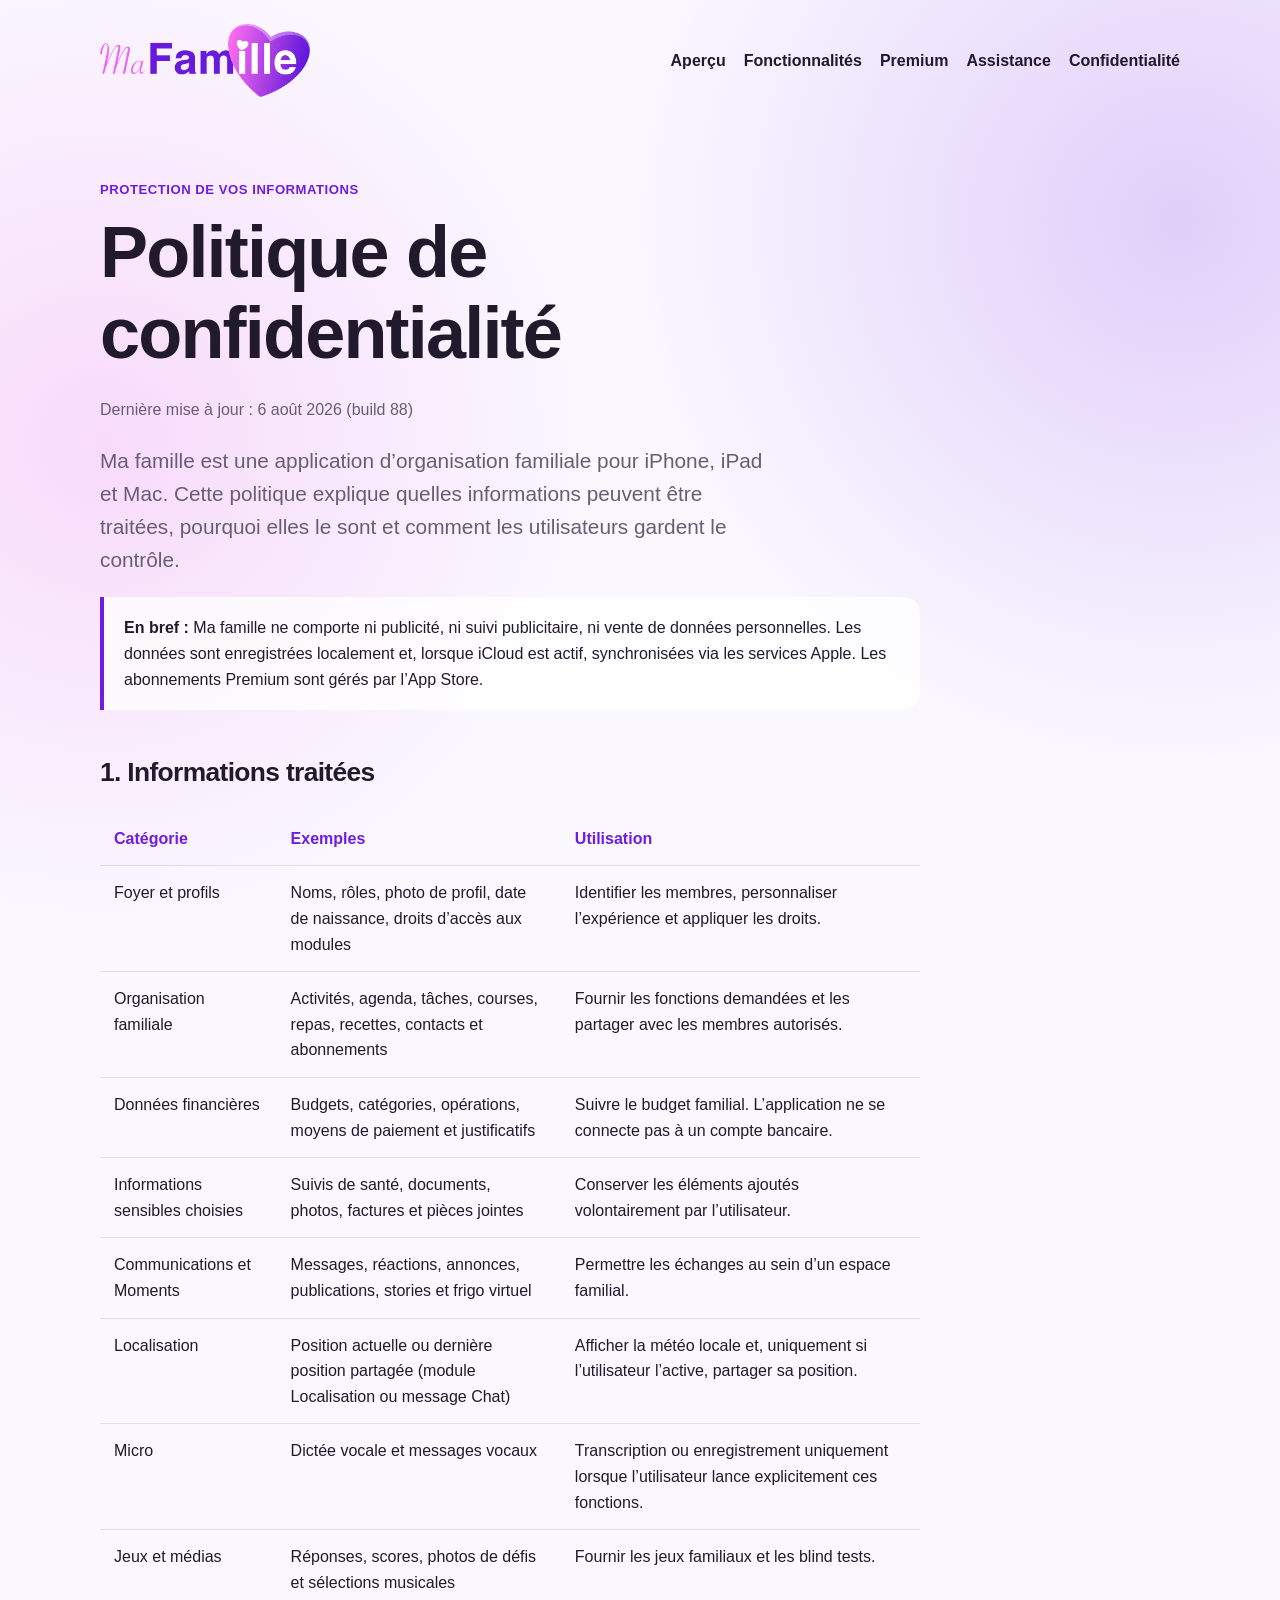
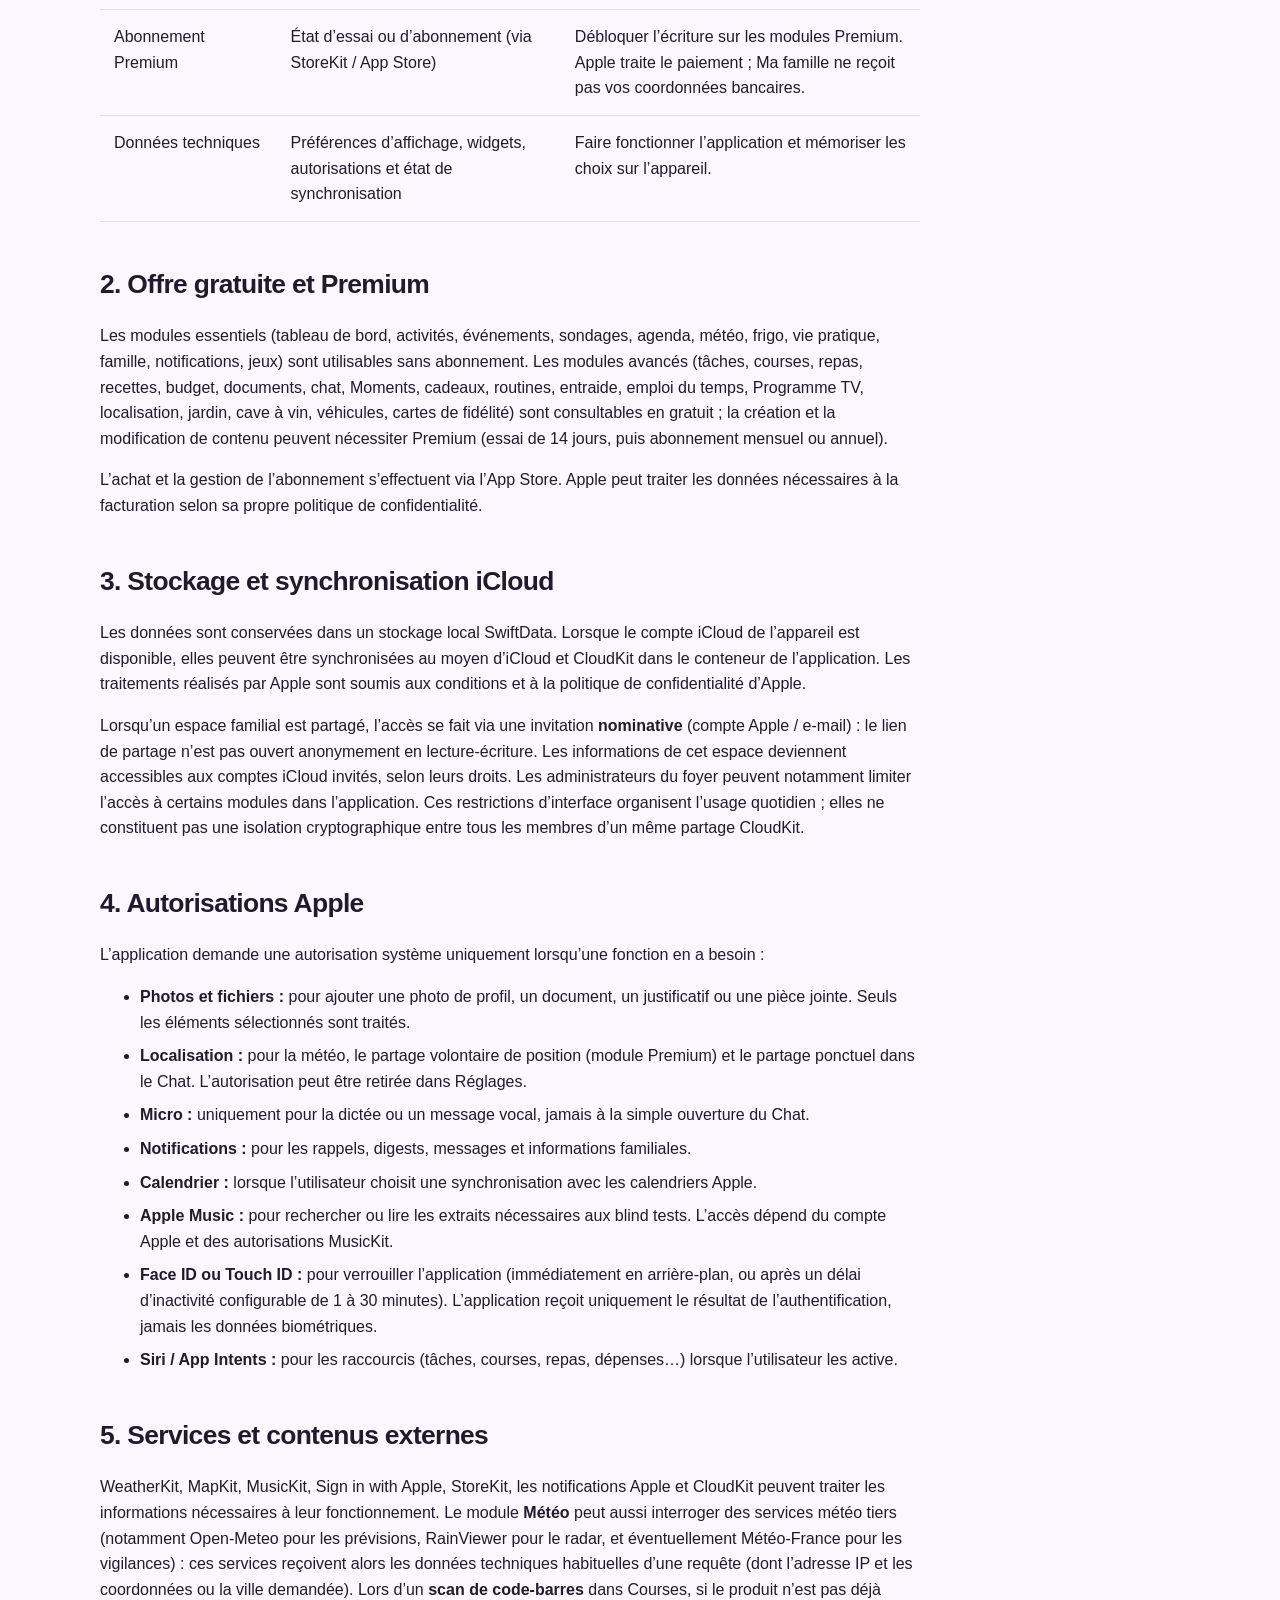
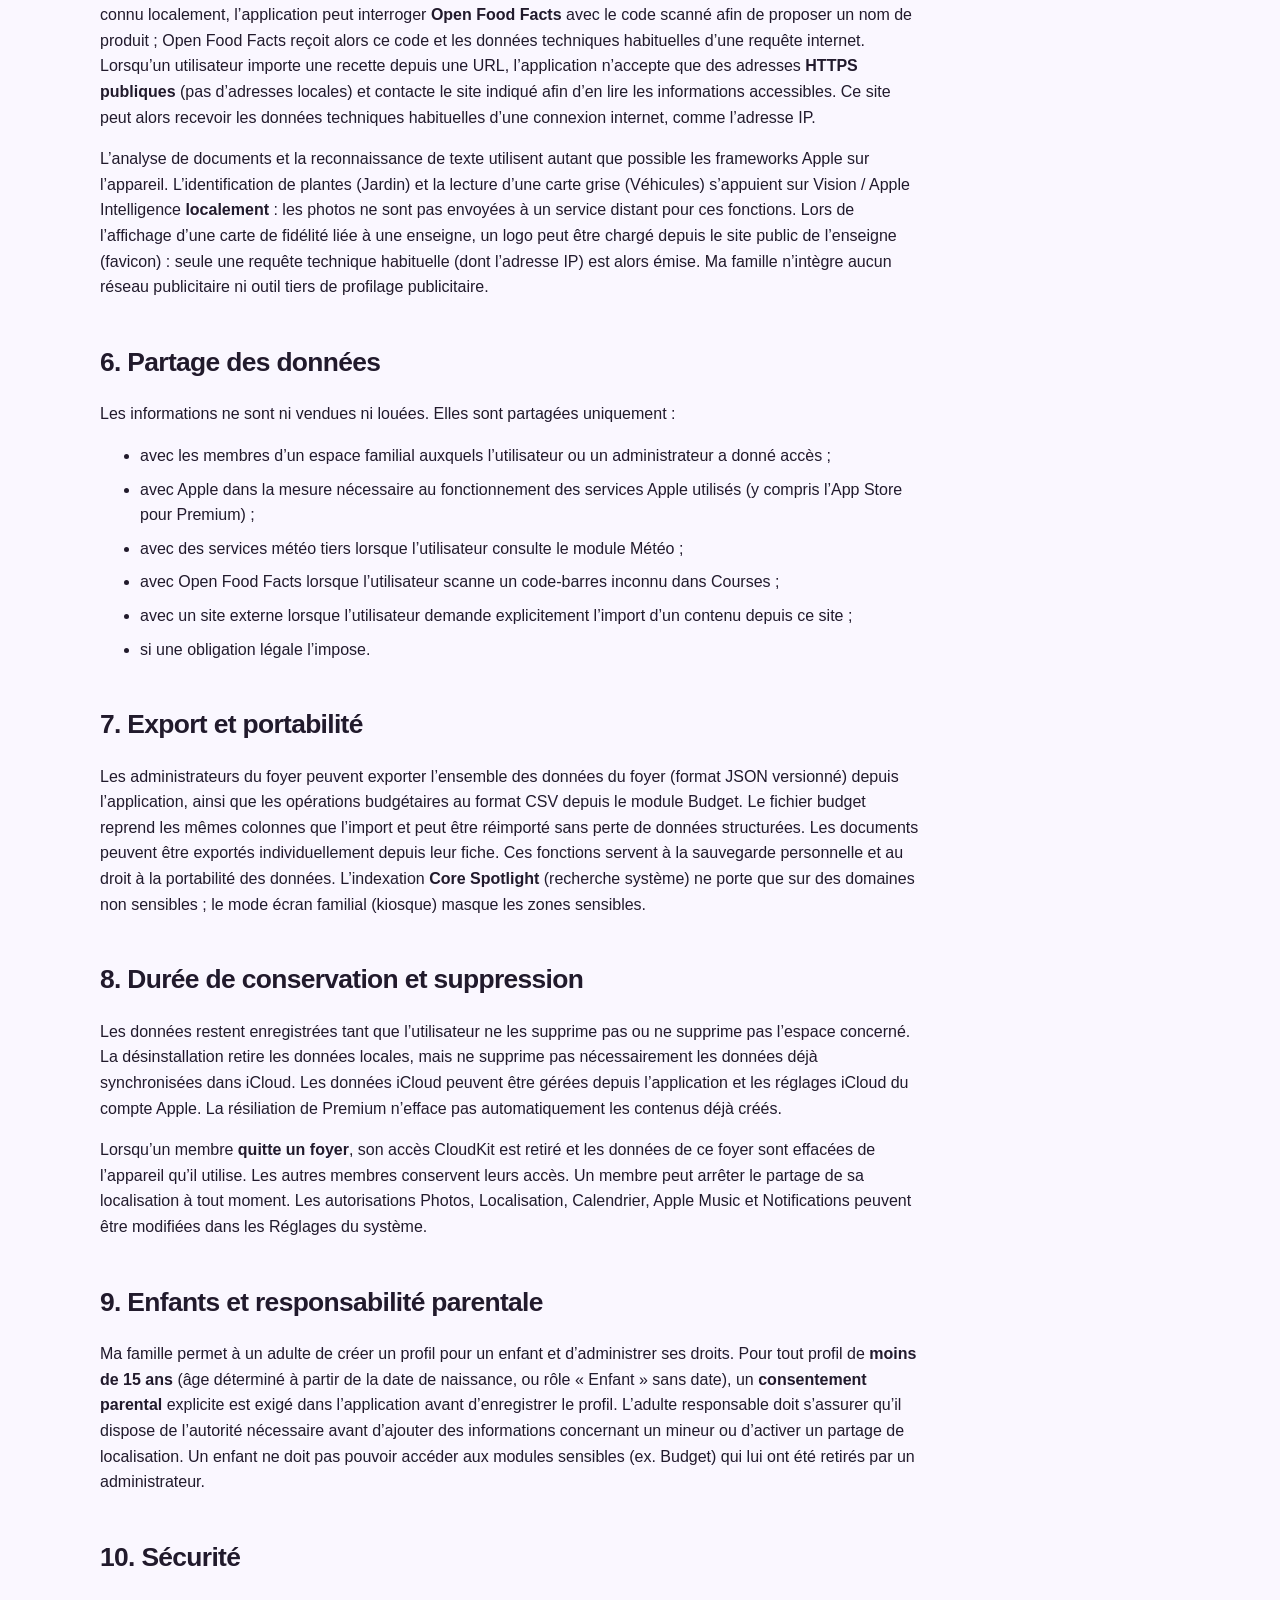
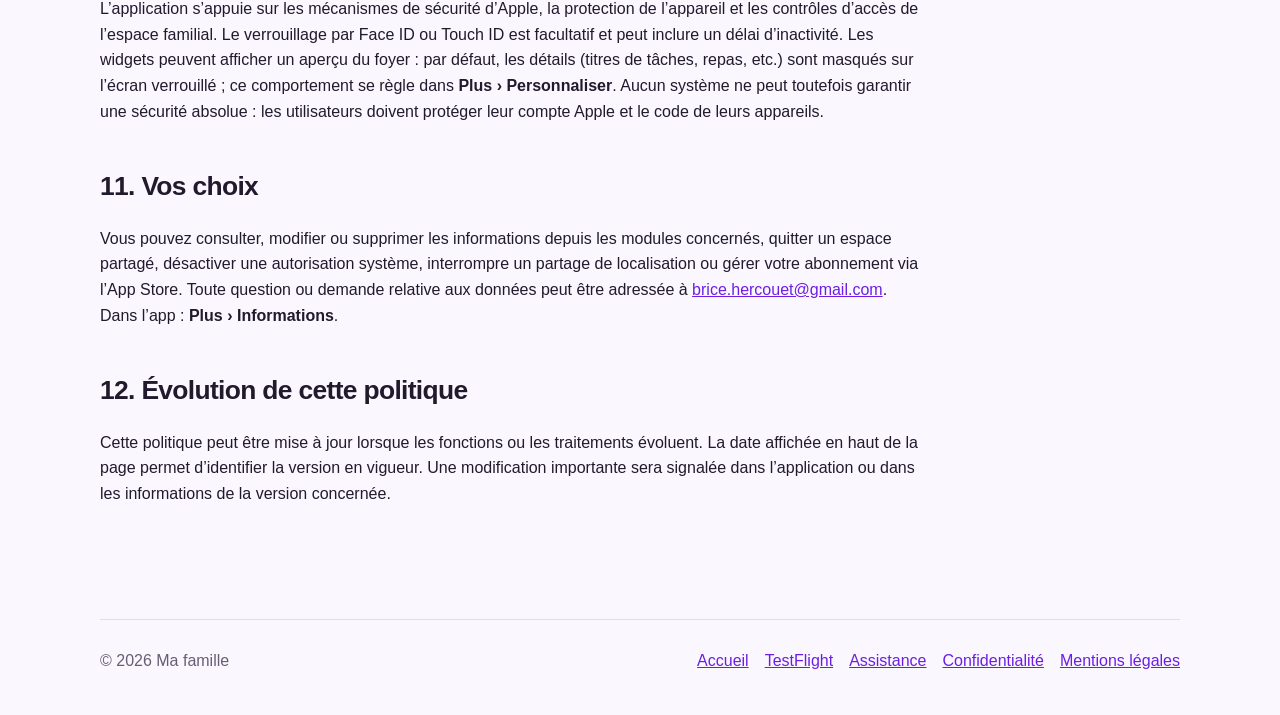
<file: famille-app/confidentialite.html>
<!doctype html>
<html lang="fr">
<head>
  <meta charset="utf-8">
  <meta name="viewport" content="width=device-width, initial-scale=1">
  <meta name="description" content="Politique de confidentialité de l’application Ma famille.">
  <title>Politique de confidentialité — Ma famille</title>
  <link rel="stylesheet" href="styles.css">
  <link rel="icon" href="assets/app-icon.png" type="image/png">
</head>
<body>
  <div class="shell">
    <header>
      <a class="brand" href="./" aria-label="Accueil Ma famille">
        <picture>
          <source srcset="assets/logo-dark.png" media="(prefers-color-scheme: dark)">
          <img src="assets/logo-light.png" alt="Ma famille" width="180" height="62">
        </picture>
      </a>
      <nav aria-label="Navigation principale">
        <a href="./#apercu">Aperçu</a>
        <a href="./#fonctionnalites">Fonctionnalités</a>
        <a href="./#premium">Premium</a>
        <a href="assistance.html">Assistance</a>
        <a href="confidentialite.html" aria-current="page">Confidentialité</a>
      </nav>
    </header>

    <main class="page">
      <p class="eyebrow">Protection de vos informations</p>
      <h1>Politique de confidentialité</h1>
      <p class="meta">Dernière mise à jour : 6 août 2026 (build 88)</p>
      <p class="lead">Ma famille est une application d’organisation familiale pour iPhone, iPad et Mac. Cette politique explique quelles informations peuvent être traitées, pourquoi elles le sont et comment les utilisateurs gardent le contrôle.</p>

      <p class="notice"><strong>En bref :</strong> Ma famille ne comporte ni publicité, ni suivi publicitaire, ni vente de données personnelles. Les données sont enregistrées localement et, lorsque iCloud est actif, synchronisées via les services Apple. Les abonnements Premium sont gérés par l’App Store.</p>

      <h2>1. Informations traitées</h2>
      <div class="table-wrap">
        <table>
          <thead><tr><th>Catégorie</th><th>Exemples</th><th>Utilisation</th></tr></thead>
          <tbody>
            <tr><td>Foyer et profils</td><td>Noms, rôles, photo de profil, date de naissance, droits d’accès aux modules</td><td>Identifier les membres, personnaliser l’expérience et appliquer les droits.</td></tr>
            <tr><td>Organisation familiale</td><td>Activités, agenda, tâches, courses, repas, recettes, contacts et abonnements</td><td>Fournir les fonctions demandées et les partager avec les membres autorisés.</td></tr>
            <tr><td>Données financières</td><td>Budgets, catégories, opérations, moyens de paiement et justificatifs</td><td>Suivre le budget familial. L’application ne se connecte pas à un compte bancaire.</td></tr>
            <tr><td>Informations sensibles choisies</td><td>Suivis de santé, documents, photos, factures et pièces jointes</td><td>Conserver les éléments ajoutés volontairement par l’utilisateur.</td></tr>
            <tr><td>Communications et Moments</td><td>Messages, réactions, annonces, publications, stories et frigo virtuel</td><td>Permettre les échanges au sein d’un espace familial.</td></tr>
            <tr><td>Localisation</td><td>Position actuelle ou dernière position partagée (module Localisation ou message Chat)</td><td>Afficher la météo locale et, uniquement si l’utilisateur l’active, partager sa position.</td></tr>
            <tr><td>Micro</td><td>Dictée vocale et messages vocaux</td><td>Transcription ou enregistrement uniquement lorsque l’utilisateur lance explicitement ces fonctions.</td></tr>
            <tr><td>Jeux et médias</td><td>Réponses, scores, photos de défis et sélections musicales</td><td>Fournir les jeux familiaux et les blind tests.</td></tr>
            <tr><td>Abonnement Premium</td><td>État d’essai ou d’abonnement (via StoreKit / App Store)</td><td>Débloquer l’écriture sur les modules Premium. Apple traite le paiement ; Ma famille ne reçoit pas vos coordonnées bancaires.</td></tr>
            <tr><td>Données techniques</td><td>Préférences d’affichage, widgets, autorisations et état de synchronisation</td><td>Faire fonctionner l’application et mémoriser les choix sur l’appareil.</td></tr>
          </tbody>
        </table>
      </div>

      <h2>2. Offre gratuite et Premium</h2>
      <p>Les modules essentiels (tableau de bord, activités, événements, sondages, agenda, météo, frigo, vie pratique, famille, notifications, jeux) sont utilisables sans abonnement. Les modules avancés (tâches, courses, repas, recettes, budget, documents, chat, Moments, cadeaux, routines, entraide, emploi du temps, Programme TV, localisation, jardin, cave à vin, véhicules, cartes de fidélité) sont consultables en gratuit ; la création et la modification de contenu peuvent nécessiter Premium (essai de 14 jours, puis abonnement mensuel ou annuel).</p>
      <p>L’achat et la gestion de l’abonnement s’effectuent via l’App Store. Apple peut traiter les données nécessaires à la facturation selon sa propre politique de confidentialité.</p>

      <h2>3. Stockage et synchronisation iCloud</h2>
      <p>Les données sont conservées dans un stockage local SwiftData. Lorsque le compte iCloud de l’appareil est disponible, elles peuvent être synchronisées au moyen d’iCloud et CloudKit dans le conteneur de l’application. Les traitements réalisés par Apple sont soumis aux conditions et à la politique de confidentialité d’Apple.</p>
      <p>Lorsqu’un espace familial est partagé, l’accès se fait via une invitation <strong>nominative</strong> (compte Apple / e-mail) : le lien de partage n’est pas ouvert anonymement en lecture-écriture. Les informations de cet espace deviennent accessibles aux comptes iCloud invités, selon leurs droits. Les administrateurs du foyer peuvent notamment limiter l’accès à certains modules dans l’application. Ces restrictions d’interface organisent l’usage quotidien ; elles ne constituent pas une isolation cryptographique entre tous les membres d’un même partage CloudKit.</p>

      <h2>4. Autorisations Apple</h2>
      <p>L’application demande une autorisation système uniquement lorsqu’une fonction en a besoin :</p>
      <ul>
        <li><strong>Photos et fichiers :</strong> pour ajouter une photo de profil, un document, un justificatif ou une pièce jointe. Seuls les éléments sélectionnés sont traités.</li>
        <li><strong>Localisation :</strong> pour la météo, le partage volontaire de position (module Premium) et le partage ponctuel dans le Chat. L’autorisation peut être retirée dans Réglages.</li>
        <li><strong>Micro :</strong> uniquement pour la dictée ou un message vocal, jamais à la simple ouverture du Chat.</li>
        <li><strong>Notifications :</strong> pour les rappels, digests, messages et informations familiales.</li>
        <li><strong>Calendrier :</strong> lorsque l’utilisateur choisit une synchronisation avec les calendriers Apple.</li>
        <li><strong>Apple Music :</strong> pour rechercher ou lire les extraits nécessaires aux blind tests. L’accès dépend du compte Apple et des autorisations MusicKit.</li>
        <li><strong>Face ID ou Touch ID :</strong> pour verrouiller l’application (immédiatement en arrière-plan, ou après un délai d’inactivité configurable de 1 à 30 minutes). L’application reçoit uniquement le résultat de l’authentification, jamais les données biométriques.</li>
        <li><strong>Siri / App Intents :</strong> pour les raccourcis (tâches, courses, repas, dépenses…) lorsque l’utilisateur les active.</li>
      </ul>

      <h2>5. Services et contenus externes</h2>
      <p>WeatherKit, MapKit, MusicKit, Sign in with Apple, StoreKit, les notifications Apple et CloudKit peuvent traiter les informations nécessaires à leur fonctionnement. Le module <strong>Météo</strong> peut aussi interroger des services météo tiers (notamment Open-Meteo pour les prévisions, RainViewer pour le radar, et éventuellement Météo-France pour les vigilances) : ces services reçoivent alors les données techniques habituelles d’une requête (dont l’adresse IP et les coordonnées ou la ville demandée). Lors d’un <strong>scan de code-barres</strong> dans Courses, si le produit n’est pas déjà connu localement, l’application peut interroger <strong>Open Food Facts</strong> avec le code scanné afin de proposer un nom de produit ; Open Food Facts reçoit alors ce code et les données techniques habituelles d’une requête internet. Lorsqu’un utilisateur importe une recette depuis une URL, l’application n’accepte que des adresses <strong>HTTPS publiques</strong> (pas d’adresses locales) et contacte le site indiqué afin d’en lire les informations accessibles. Ce site peut alors recevoir les données techniques habituelles d’une connexion internet, comme l’adresse IP.</p>
      <p>L’analyse de documents et la reconnaissance de texte utilisent autant que possible les frameworks Apple sur l’appareil. L’identification de plantes (Jardin) et la lecture d’une carte grise (Véhicules) s’appuient sur Vision / Apple Intelligence <strong>localement</strong> : les photos ne sont pas envoyées à un service distant pour ces fonctions. Lors de l’affichage d’une carte de fidélité liée à une enseigne, un logo peut être chargé depuis le site public de l’enseigne (favicon) : seule une requête technique habituelle (dont l’adresse IP) est alors émise. Ma famille n’intègre aucun réseau publicitaire ni outil tiers de profilage publicitaire.</p>

      <h2>6. Partage des données</h2>
      <p>Les informations ne sont ni vendues ni louées. Elles sont partagées uniquement :</p>
      <ul>
        <li>avec les membres d’un espace familial auxquels l’utilisateur ou un administrateur a donné accès ;</li>
        <li>avec Apple dans la mesure nécessaire au fonctionnement des services Apple utilisés (y compris l’App Store pour Premium) ;</li>
        <li>avec des services météo tiers lorsque l’utilisateur consulte le module Météo ;</li>
        <li>avec Open Food Facts lorsque l’utilisateur scanne un code-barres inconnu dans Courses ;</li>
        <li>avec un site externe lorsque l’utilisateur demande explicitement l’import d’un contenu depuis ce site ;</li>
        <li>si une obligation légale l’impose.</li>
      </ul>

      <h2>7. Export et portabilité</h2>
      <p>Les administrateurs du foyer peuvent exporter l’ensemble des données du foyer (format JSON versionné) depuis l’application, ainsi que les opérations budgétaires au format CSV depuis le module Budget. Le fichier budget reprend les mêmes colonnes que l’import et peut être réimporté sans perte de données structurées. Les documents peuvent être exportés individuellement depuis leur fiche. Ces fonctions servent à la sauvegarde personnelle et au droit à la portabilité des données. L’indexation <strong>Core Spotlight</strong> (recherche système) ne porte que sur des domaines non sensibles ; le mode écran familial (kiosque) masque les zones sensibles.</p>

      <h2>8. Durée de conservation et suppression</h2>
      <p>Les données restent enregistrées tant que l’utilisateur ne les supprime pas ou ne supprime pas l’espace concerné. La désinstallation retire les données locales, mais ne supprime pas nécessairement les données déjà synchronisées dans iCloud. Les données iCloud peuvent être gérées depuis l’application et les réglages iCloud du compte Apple. La résiliation de Premium n’efface pas automatiquement les contenus déjà créés.</p>
      <p>Lorsqu’un membre <strong>quitte un foyer</strong>, son accès CloudKit est retiré et les données de ce foyer sont effacées de l’appareil qu’il utilise. Les autres membres conservent leurs accès. Un membre peut arrêter le partage de sa localisation à tout moment. Les autorisations Photos, Localisation, Calendrier, Apple Music et Notifications peuvent être modifiées dans les Réglages du système.</p>

      <h2>9. Enfants et responsabilité parentale</h2>
      <p>Ma famille permet à un adulte de créer un profil pour un enfant et d’administrer ses droits. Pour tout profil de <strong>moins de 15 ans</strong> (âge déterminé à partir de la date de naissance, ou rôle « Enfant » sans date), un <strong>consentement parental</strong> explicite est exigé dans l’application avant d’enregistrer le profil. L’adulte responsable doit s’assurer qu’il dispose de l’autorité nécessaire avant d’ajouter des informations concernant un mineur ou d’activer un partage de localisation. Un enfant ne doit pas pouvoir accéder aux modules sensibles (ex. Budget) qui lui ont été retirés par un administrateur.</p>

      <h2>10. Sécurité</h2>
      <p>L’application s’appuie sur les mécanismes de sécurité d’Apple, la protection de l’appareil et les contrôles d’accès de l’espace familial. Le verrouillage par Face ID ou Touch ID est facultatif et peut inclure un délai d’inactivité. Les widgets peuvent afficher un aperçu du foyer : par défaut, les détails (titres de tâches, repas, etc.) sont masqués sur l’écran verrouillé ; ce comportement se règle dans <strong>Plus › Personnaliser</strong>. Aucun système ne peut toutefois garantir une sécurité absolue : les utilisateurs doivent protéger leur compte Apple et le code de leurs appareils.</p>

      <h2>11. Vos choix</h2>
      <p>Vous pouvez consulter, modifier ou supprimer les informations depuis les modules concernés, quitter un espace partagé, désactiver une autorisation système, interrompre un partage de localisation ou gérer votre abonnement via l’App Store. Toute question ou demande relative aux données peut être adressée à <a href="mailto:brice.hercouet@gmail.com">brice.hercouet@gmail.com</a>. Dans l’app : <strong>Plus › Informations</strong>.</p>

      <h2>12. Évolution de cette politique</h2>
      <p>Cette politique peut être mise à jour lorsque les fonctions ou les traitements évoluent. La date affichée en haut de la page permet d’identifier la version en vigueur. Une modification importante sera signalée dans l’application ou dans les informations de la version concernée.</p>
    </main>

    <footer>
      <div class="footer-row">
        <span>© 2026 Ma famille</span>
        <div class="footer-links">
          <a href="./">Accueil</a>
          <a href="https://testflight.apple.com/join/CaNvPM8x">TestFlight</a>
          <a href="assistance.html">Assistance</a>
          <a href="confidentialite.html">Confidentialité</a>
          <a href="mentions-legales.html">Mentions légales</a>
        </div>
      </div>
    </footer>
  </div>
</body>
</html>
</file>
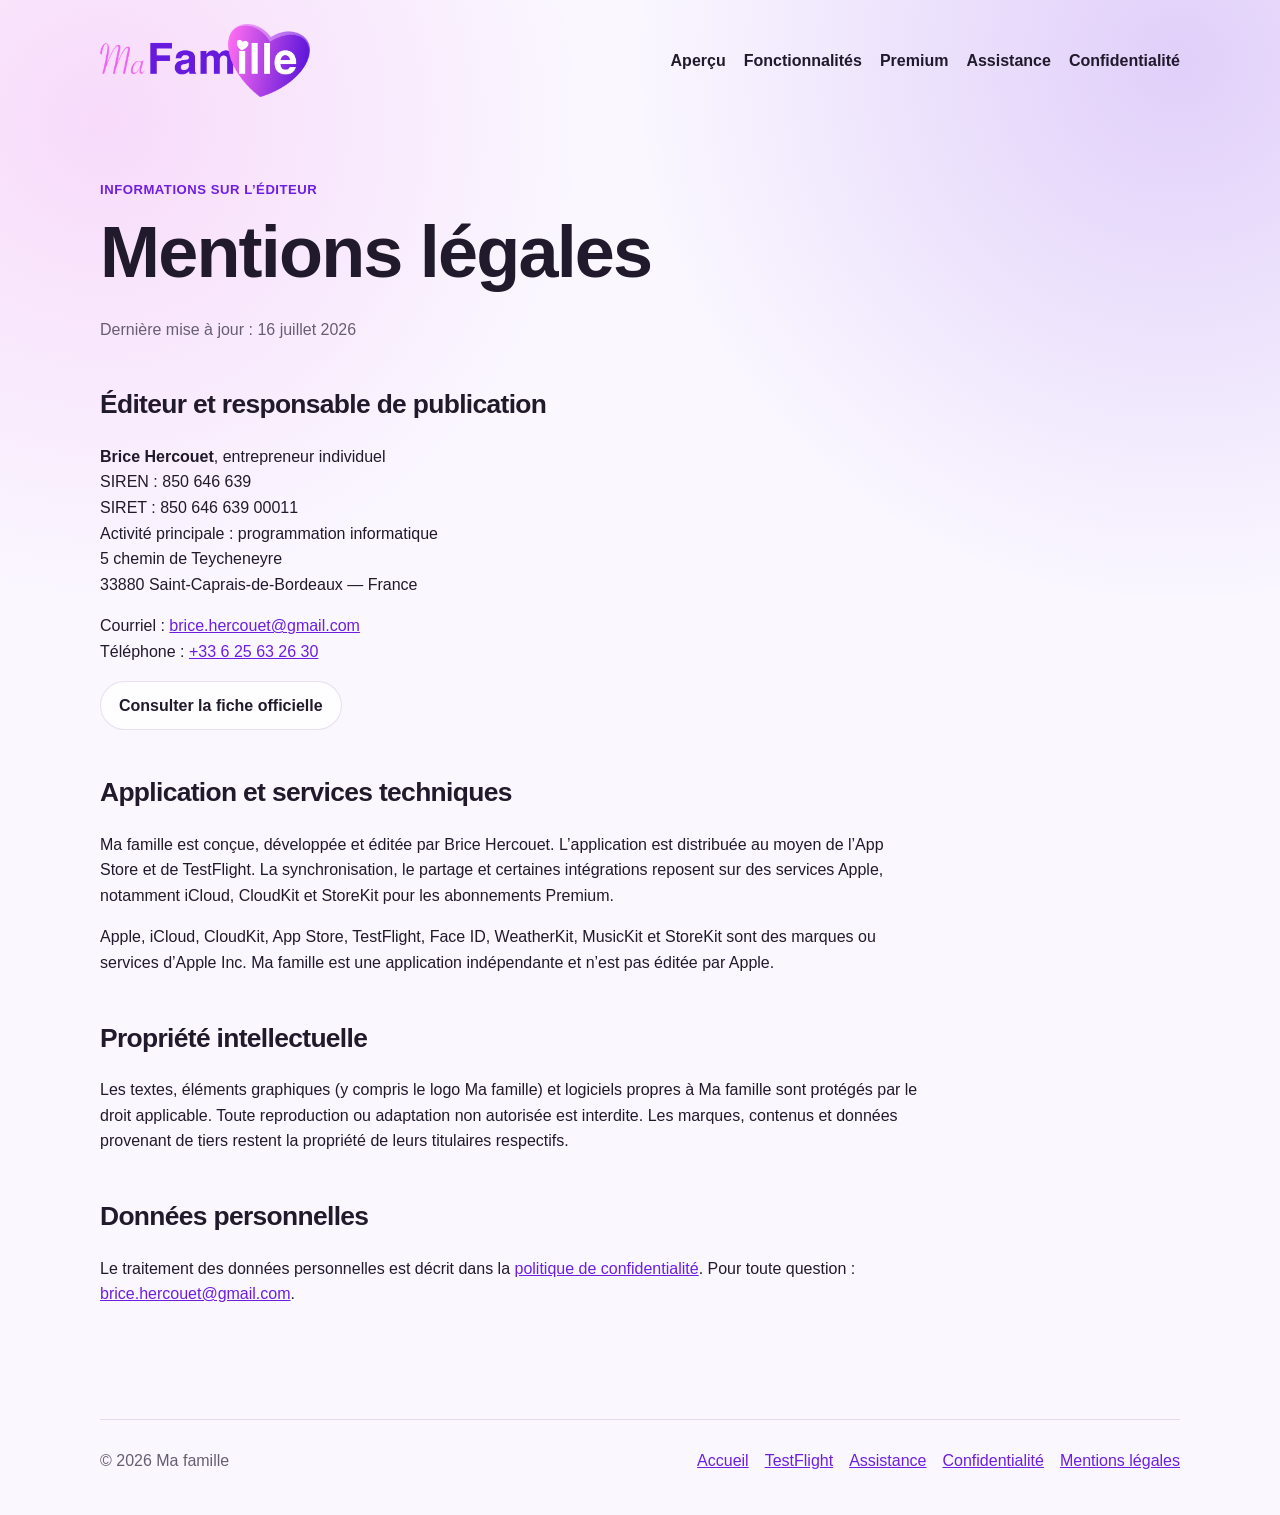
<file: famille-app/mentions-legales.html>
<!doctype html>
<html lang="fr">
<head>
  <meta charset="utf-8">
  <meta name="viewport" content="width=device-width, initial-scale=1">
  <meta name="description" content="Mentions légales de l’application Ma famille.">
  <title>Mentions légales — Ma famille</title>
  <link rel="stylesheet" href="styles.css">
  <link rel="icon" href="assets/app-icon.png" type="image/png">
</head>
<body>
  <div class="shell">
    <header>
      <a class="brand" href="./" aria-label="Accueil Ma famille">
        <picture>
          <source srcset="assets/logo-dark.png" media="(prefers-color-scheme: dark)">
          <img src="assets/logo-light.png" alt="Ma famille" width="180" height="62">
        </picture>
      </a>
      <nav aria-label="Navigation principale">
        <a href="./#apercu">Aperçu</a>
        <a href="./#fonctionnalites">Fonctionnalités</a>
        <a href="./#premium">Premium</a>
        <a href="assistance.html">Assistance</a>
        <a href="confidentialite.html">Confidentialité</a>
      </nav>
    </header>

    <main class="page">
      <p class="eyebrow">Informations sur l’éditeur</p>
      <h1>Mentions légales</h1>
      <p class="meta">Dernière mise à jour : 16 juillet 2026</p>

      <h2>Éditeur et responsable de publication</h2>
      <p><strong>Brice Hercouet</strong>, entrepreneur individuel<br>
      SIREN : 850 646 639<br>
      SIRET : 850 646 639 00011<br>
      Activité principale : programmation informatique<br>
      5 chemin de Teycheneyre<br>
      33880 Saint-Caprais-de-Bordeaux — France</p>
      <p>Courriel : <a href="mailto:brice.hercouet@gmail.com">brice.hercouet@gmail.com</a><br>
      Téléphone : <a href="tel:+33625632630">+33 6 25 63 26 30</a></p>
      <p><a class="button secondary" href="https://annuaire-entreprises.data.gouv.fr/entreprise/850646639">Consulter la fiche officielle</a></p>

      <h2>Application et services techniques</h2>
      <p>Ma famille est conçue, développée et éditée par Brice Hercouet. L’application est distribuée au moyen de l’App Store et de TestFlight. La synchronisation, le partage et certaines intégrations reposent sur des services Apple, notamment iCloud, CloudKit et StoreKit pour les abonnements Premium.</p>
      <p>Apple, iCloud, CloudKit, App Store, TestFlight, Face ID, WeatherKit, MusicKit et StoreKit sont des marques ou services d’Apple Inc. Ma famille est une application indépendante et n’est pas éditée par Apple.</p>

      <h2>Propriété intellectuelle</h2>
      <p>Les textes, éléments graphiques (y compris le logo Ma famille) et logiciels propres à Ma famille sont protégés par le droit applicable. Toute reproduction ou adaptation non autorisée est interdite. Les marques, contenus et données provenant de tiers restent la propriété de leurs titulaires respectifs.</p>

      <h2>Données personnelles</h2>
      <p>Le traitement des données personnelles est décrit dans la <a href="confidentialite.html">politique de confidentialité</a>. Pour toute question : <a href="mailto:brice.hercouet@gmail.com">brice.hercouet@gmail.com</a>.</p>
    </main>

    <footer>
      <div class="footer-row">
        <span>© 2026 Ma famille</span>
        <div class="footer-links">
          <a href="./">Accueil</a>
          <a href="https://testflight.apple.com/join/CaNvPM8x">TestFlight</a>
          <a href="assistance.html">Assistance</a>
          <a href="confidentialite.html">Confidentialité</a>
          <a href="mentions-legales.html">Mentions légales</a>
        </div>
      </div>
    </footer>
  </div>
</body>
</html>
</file>
<file: famille-app/styles.css>
:root {
  color-scheme: light dark;
  --ink: #211a2c;
  --muted: #675e73;
  --surface: rgba(255, 255, 255, 0.78);
  --border: rgba(91, 45, 163, 0.14);
  --primary: #6d1ee2;
  --secondary: #df45dc;
  --background: #faf7ff;
  --shadow: 0 18px 60px rgba(69, 25, 126, 0.12);
}

* { box-sizing: border-box; }

html { scroll-behavior: smooth; }

body {
  margin: 0;
  font-family: -apple-system, BlinkMacSystemFont, "SF Pro Display", "Segoe UI", sans-serif;
  color: var(--ink);
  background:
    radial-gradient(circle at 8% 8%, rgba(238, 78, 227, 0.17), transparent 30rem),
    radial-gradient(circle at 92% 4%, rgba(108, 27, 226, 0.18), transparent 34rem),
    var(--background);
  line-height: 1.6;
}

a { color: var(--primary); }
a:hover { text-decoration-thickness: 2px; }

.shell {
  width: min(1080px, calc(100% - 32px));
  margin: 0 auto;
}

header {
  display: flex;
  align-items: center;
  justify-content: space-between;
  gap: 24px;
  padding: 24px 0;
}

.brand { display: inline-flex; align-items: center; }
.brand img { width: 210px; max-width: 48vw; height: auto; display: block; }

nav { display: flex; flex-wrap: wrap; justify-content: flex-end; gap: 18px; }
nav a { color: var(--ink); text-decoration: none; font-weight: 600; }

.hero {
  display: grid;
  grid-template-columns: 1.2fr 0.8fr;
  align-items: center;
  gap: clamp(32px, 7vw, 84px);
  min-height: 68vh;
  padding: 64px 0 92px;
}

.eyebrow {
  margin: 0 0 12px;
  color: var(--primary);
  font-weight: 750;
  letter-spacing: 0.04em;
  text-transform: uppercase;
  font-size: 0.82rem;
}

h1, h2, h3 { line-height: 1.12; letter-spacing: -0.025em; }
h1 { margin: 0 0 24px; font-size: clamp(2.7rem, 7vw, 5.6rem); }
h2 { margin: 0 0 24px; font-size: clamp(2rem, 4vw, 3rem); }
h3 { margin-top: 0; }
.lead { font-size: clamp(1.1rem, 2vw, 1.3rem); color: var(--muted); max-width: 42rem; }

.actions { display: flex; flex-wrap: wrap; gap: 12px; margin-top: 32px; }
.button {
  display: inline-flex;
  align-items: center;
  min-height: 48px;
  padding: 11px 18px;
  border-radius: 999px;
  background: linear-gradient(135deg, var(--primary), var(--secondary));
  color: white;
  text-decoration: none;
  font-weight: 700;
  box-shadow: 0 10px 28px rgba(109, 30, 226, 0.24);
}
.button.secondary { background: var(--surface); color: var(--ink); border: 1px solid var(--border); box-shadow: none; }

.phone {
  position: relative;
  padding: 18px;
  border-radius: 42px;
  background: linear-gradient(145deg, rgba(255,255,255,.9), rgba(235,218,255,.78));
  box-shadow: var(--shadow);
  border: 1px solid rgba(255,255,255,.8);
  transform: rotate(2deg);
}
.phone img {
  width: min(168px, 58%);
  height: auto;
  aspect-ratio: 1 / 1;
  object-fit: contain;
  margin: 0 auto;
  display: block;
  border-radius: 38px;
}
.phone p { margin: 18px 4px 4px; color: var(--muted); text-align: center; }

.phone-shot {
  padding: 14px;
  max-width: 320px;
  margin-inline: auto;
  transform: rotate(1.5deg);
}
.phone-shot .phone-screen {
  width: 100%;
  height: auto;
  aspect-ratio: 9 / 19.5;
  object-fit: cover;
  object-position: top center;
  border-radius: 28px;
  display: block;
  box-shadow: inset 0 0 0 1px rgba(0,0,0,.06);
}

.shots {
  display: grid;
  grid-auto-flow: column;
  grid-auto-columns: minmax(180px, 220px);
  gap: 18px;
  overflow-x: auto;
  padding: 8px 4px 20px;
  scroll-snap-type: x mandatory;
  -webkit-overflow-scrolling: touch;
}
.shot {
  margin: 0;
  scroll-snap-align: start;
}
.shot img {
  width: 100%;
  height: auto;
  aspect-ratio: 9 / 19.5;
  object-fit: cover;
  object-position: top center;
  border-radius: 28px;
  border: 1px solid var(--border);
  background: var(--surface);
  box-shadow: 0 14px 40px rgba(69, 25, 126, 0.12);
  display: block;
}
.shot figcaption {
  margin-top: 10px;
  text-align: center;
  font-weight: 650;
  color: var(--muted);
  font-size: 0.95rem;
}

.section { padding: 76px 0; }
.grid { display: grid; grid-template-columns: repeat(3, 1fr); gap: 18px; }
.card {
  padding: 24px;
  border-radius: 24px;
  background: var(--surface);
  border: 1px solid var(--border);
  box-shadow: 0 10px 30px rgba(69, 25, 126, 0.06);
  backdrop-filter: blur(18px);
}
.card p { color: var(--muted); margin-bottom: 0; }
.icon { font-size: 1.65rem; margin-bottom: 14px; display: block; }

.page { max-width: 820px; padding: 58px 0 96px; }
.page h1 { font-size: clamp(2.4rem, 6vw, 4.5rem); }
.page h2 { margin-top: 48px; font-size: 1.65rem; }
.page h3 { margin-top: 30px; }
.page li + li { margin-top: 8px; }
.notice { padding: 18px 20px; border-left: 4px solid var(--primary); background: var(--surface); border-radius: 0 16px 16px 0; }
.meta { color: var(--muted); }
.table-wrap { overflow-x: auto; }
table { width: 100%; border-collapse: collapse; min-width: 620px; }
th, td { padding: 14px; text-align: left; vertical-align: top; border-bottom: 1px solid var(--border); }
th { color: var(--primary); }

footer { border-top: 1px solid var(--border); padding: 28px 0 42px; color: var(--muted); }
.footer-row { display: flex; justify-content: space-between; flex-wrap: wrap; gap: 12px 24px; }
.footer-links { display: flex; flex-wrap: wrap; gap: 16px; }

@media (max-width: 780px) {
  header { align-items: flex-start; }
  nav { gap: 10px 14px; font-size: 0.92rem; }
  .hero { grid-template-columns: 1fr; padding-top: 36px; }
  .phone { max-width: 420px; margin: 0 auto; transform: none; }
  .phone-shot { max-width: 260px; }
  .shots { grid-auto-columns: minmax(150px, 70vw); }
  .grid { grid-template-columns: 1fr; }
}

@media (prefers-color-scheme: dark) {
  :root {
    --ink: #f8f4ff;
    --muted: #c8bdd7;
    --surface: rgba(37, 27, 49, 0.78);
    --border: rgba(217, 183, 255, 0.16);
    --primary: #c195ff;
    --secondary: #f36bea;
    --background: #120e18;
    --shadow: 0 20px 70px rgba(0, 0, 0, 0.35);
  }
  .phone { background: linear-gradient(145deg, rgba(45,32,59,.96), rgba(59,30,91,.78)); border-color: rgba(255,255,255,.08); }
  .shot img { box-shadow: 0 14px 40px rgba(0, 0, 0, 0.35); }
  .button { color: white; }
}
</file>
